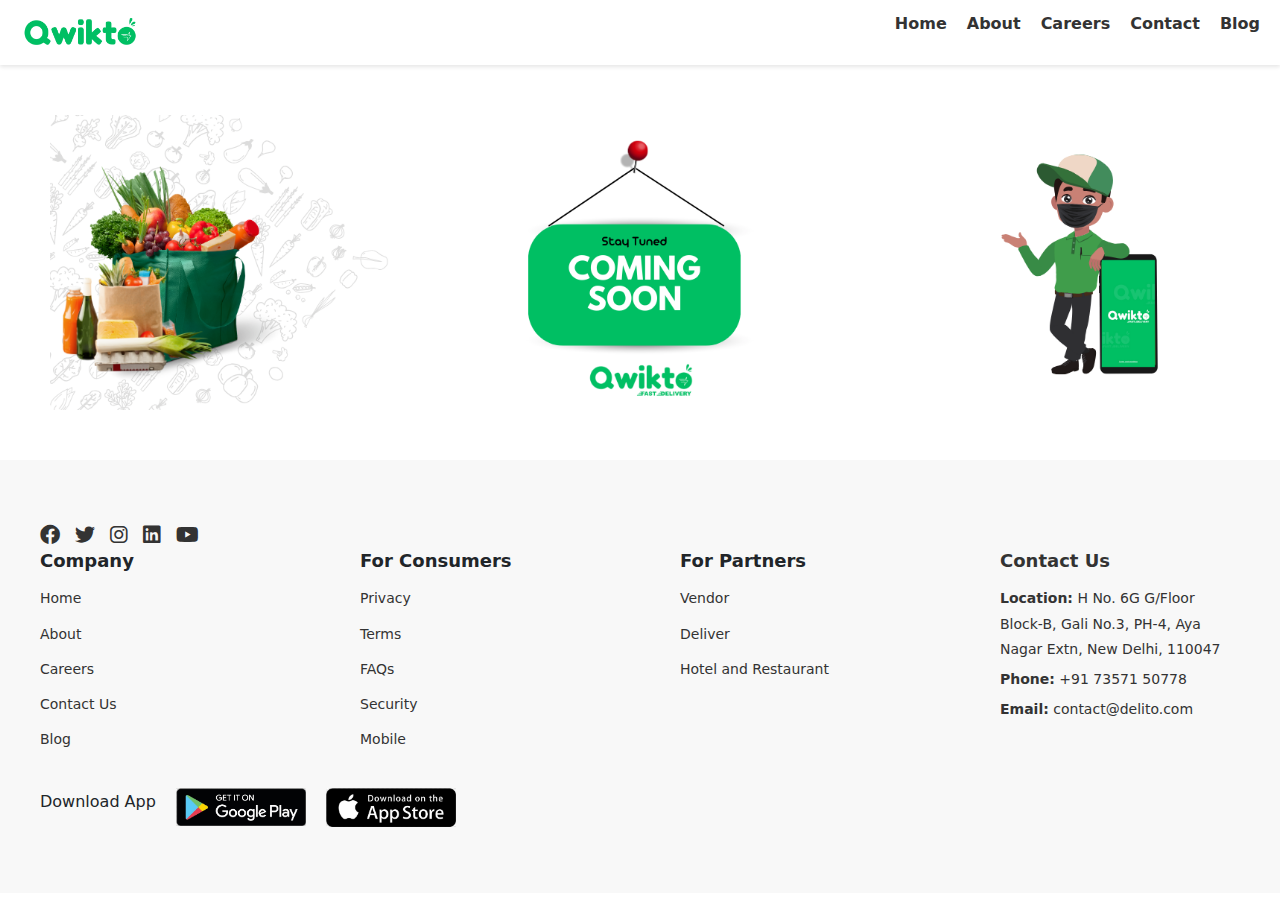
<file: index.html>
<!DOCTYPE html>
<html lang="en">
  <head>
    <meta charset="UTF-8" />
    <meta name="viewport" content="width=device-width, initial-scale=1.0" />
    <meta http-equiv="X-UA-Compatible" content="IE=edge" />
    <title>Qwikto - Coming Soon</title>
    <link rel="icon" type="image/png" href="icon.png" />
    <link rel="stylesheet" href="app.css" />
    <link
      href="https://cdn.jsdelivr.net/npm/bootstrap@5.3.0/dist/css/bootstrap.min.css"
      rel="stylesheet"
    />
    <link
      rel="stylesheet"
      href="https://cdnjs.cloudflare.com/ajax/libs/font-awesome/6.0.0/css/all.min.css"
    />
    <script src="https://cdn.jsdelivr.net/npm/bootstrap@5.3.0/dist/js/bootstrap.bundle.min.js"></script>
  </head>
  <body>
    <header>
      <div class="logo">
        <a href="index.html"
          ><img src="logo.png" alt="Delito Logo" width="120"
        /></a>
      </div>
      <nav>
        <ul>
          <li><a href="index.html">Home</a></li>
          <li><a href="about.html">About</a></li>
          <li><a href="career.html">Careers</a></li>
          <li><a href="contact.html">Contact</a></li>
          <li><a href="blog.html">Blog</a></li>
        </ul>
      </nav>
    </header>

    <main>
      <section class="coming-soon">
        <div class="coming-soon-content">
          <img
            src="banner.png"
            alt="Delivery Illustration"
            width="100%"
            height="100%"
          />
        </div>
      </section>
    </main>
    <footer>
      <div class="footer-content">
        <!-- Social Media Links -->
        <div class="footer-social">
          <a
            href="https://www.facebook.com/profile.php?id=61567318178565&mibextid=JRoKGi"
            target="_blank"
            ><i class="fab fa-facebook"></i
          ></a>
          <a href="#" target="_blank"><i class="fab fa-twitter"></i></a>
          <a
            href="https://www.instagram.com/delitoapp?igsh=MW9sOGw2eWZkb2c1aA=="
            target="_blank"
            ><i class="fab fa-instagram"></i
          ></a>
          <a
            href="https://www.linkedin.com/company/delito-com/?viewAsMember=true"
            target="_blank"
            ><i class="fab fa-linkedin"></i
          ></a>
          <a
            href="https://youtube.com/@delito-p2c?si=swdBHKBGDa8fAUiQ"
            target="_blank"
            ><i class="fab fa-youtube"></i
          ></a>
        </div>

        <!-- Footer Columns -->
        <div class="footer-links">
          <!-- Company Column -->
          <div class="footer-column">
            <h4>Company</h4>
            <ul>
              <li><a href="index.html">Home</a></li>
              <li><a href="about.html">About</a></li>
              <li><a href="career.html">Careers</a></li>
              <li><a href="contact.html">Contact Us</a></li>
              <li><a href="blog.html">Blog</a></li>
            </ul>
          </div>

          <!-- For Consumers Column -->
          <div class="footer-column">
            <h4>For Consumers</h4>
            <ul>
              <li><a href="#" id="privacyLink">Privacy</a></li>
              <!-- Link for the modal -->
              <li><a href="terms.html">Terms</a></li>
              <li><a href="faqs.html">FAQs</a></li>
              <li><a href="#">Security</a></li>
              <li><a href="#">Mobile</a></li>
            </ul>
          </div>

          <!-- For Partners Column -->
          <div class="footer-column">
            <h4>For Partners</h4>
            <ul>
              <li><a href="#">Vendor</a></li>
              <li><a href="#">Deliver</a></li>
              <li><a href="#">Hotel and Restaurant</a></li>
            </ul>
          </div>

          <!-- Contact Column -->
          <div class="footer-column footer-contact">
            <h4>Contact Us</h4>
            <p>
              <strong>Location:</strong> H No. 6G G/Floor Block-B, Gali No.3,
              PH-4, Aya Nagar Extn, New Delhi, 110047
            </p>
            <p><strong>Phone:</strong> +91 73571 50778</p>
            <p><strong>Email:</strong> contact@delito.com</p>
          </div>
        </div>

        <!-- Download App Section -->
        <div class="footer-app">
          <p>Download App</p>
          <a href="#"
            ><img src="footer image/playstore.jpg" alt="Google Play"
          /></a>
          <a href="#"
            ><img src="footer image/apple store.jpg" alt="App Store"
          /></a>
        </div>
      </div>
    </footer>

    <div id="privacyModalContainer"></div>
    <!-- Container for the modal -->
    <div id="termsModelContainer"></div>
    <script src="app.js"></script>
  </body>
</html>
</file>
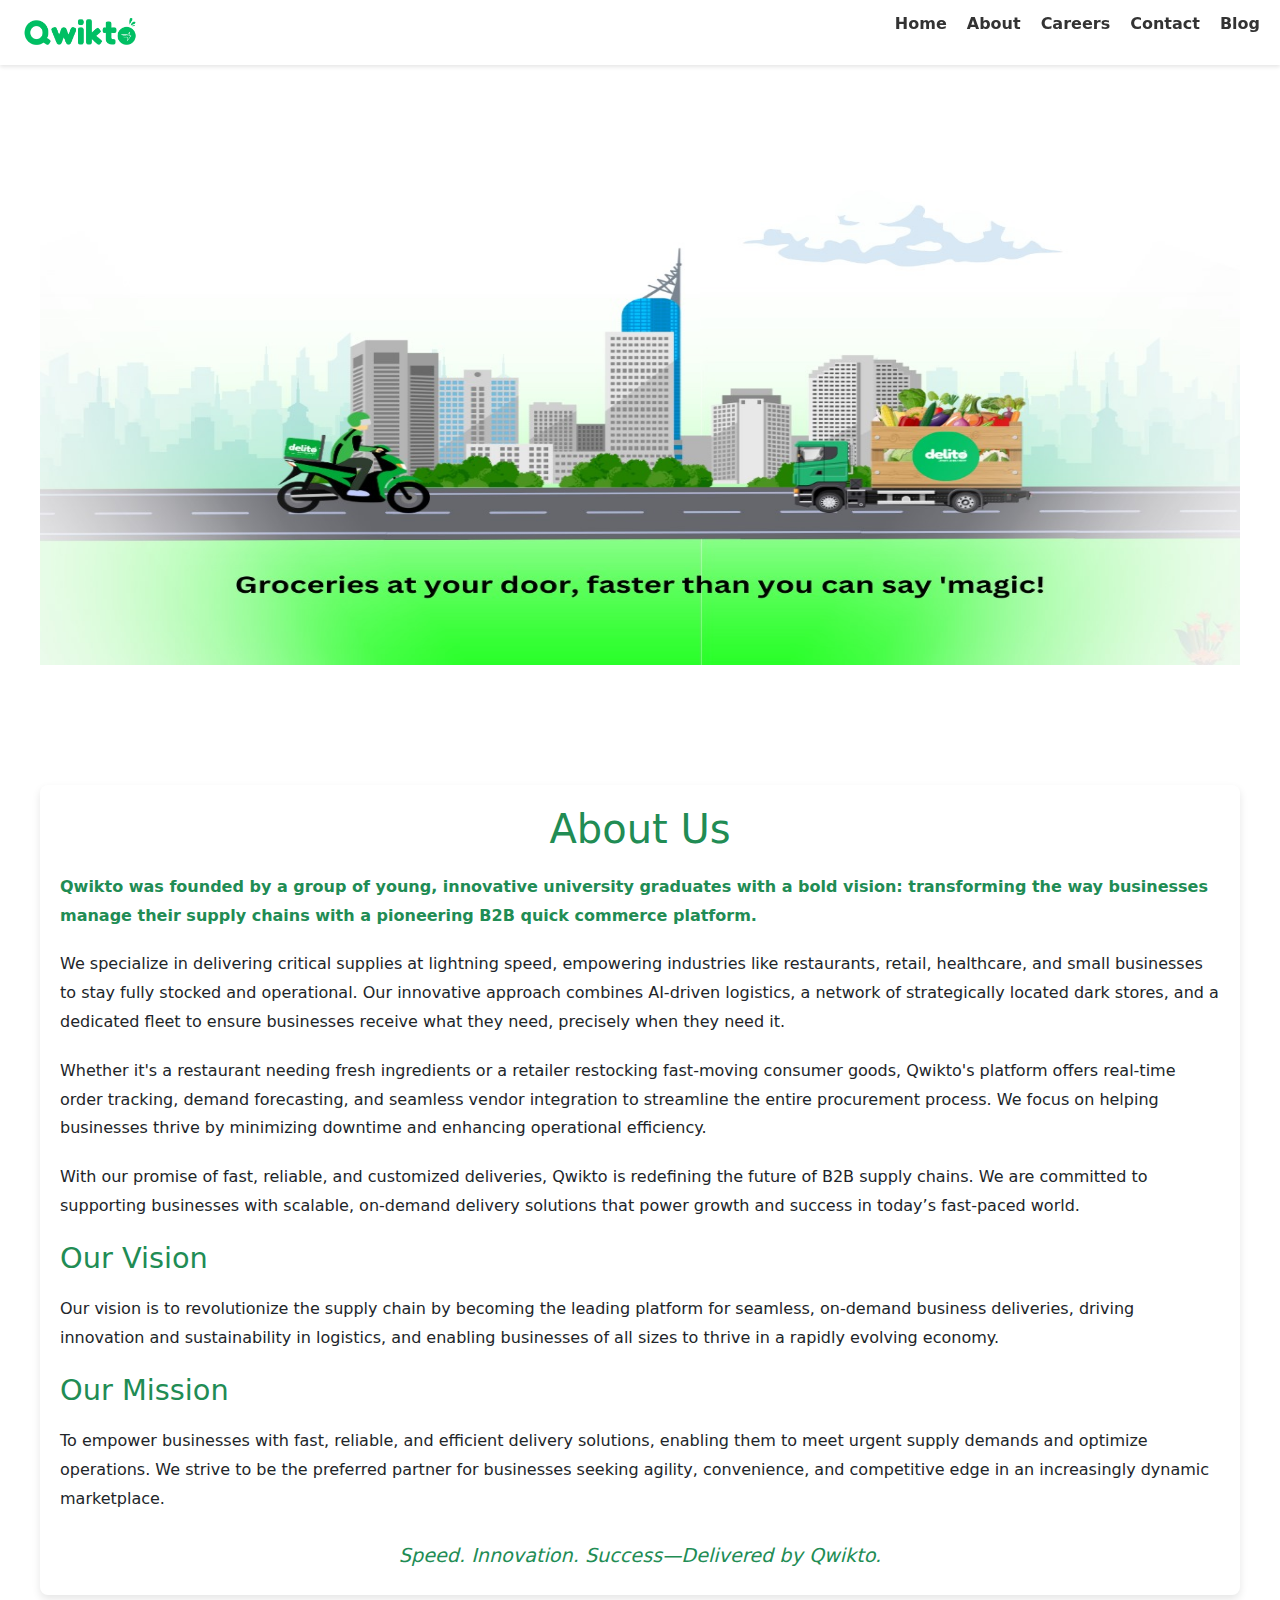
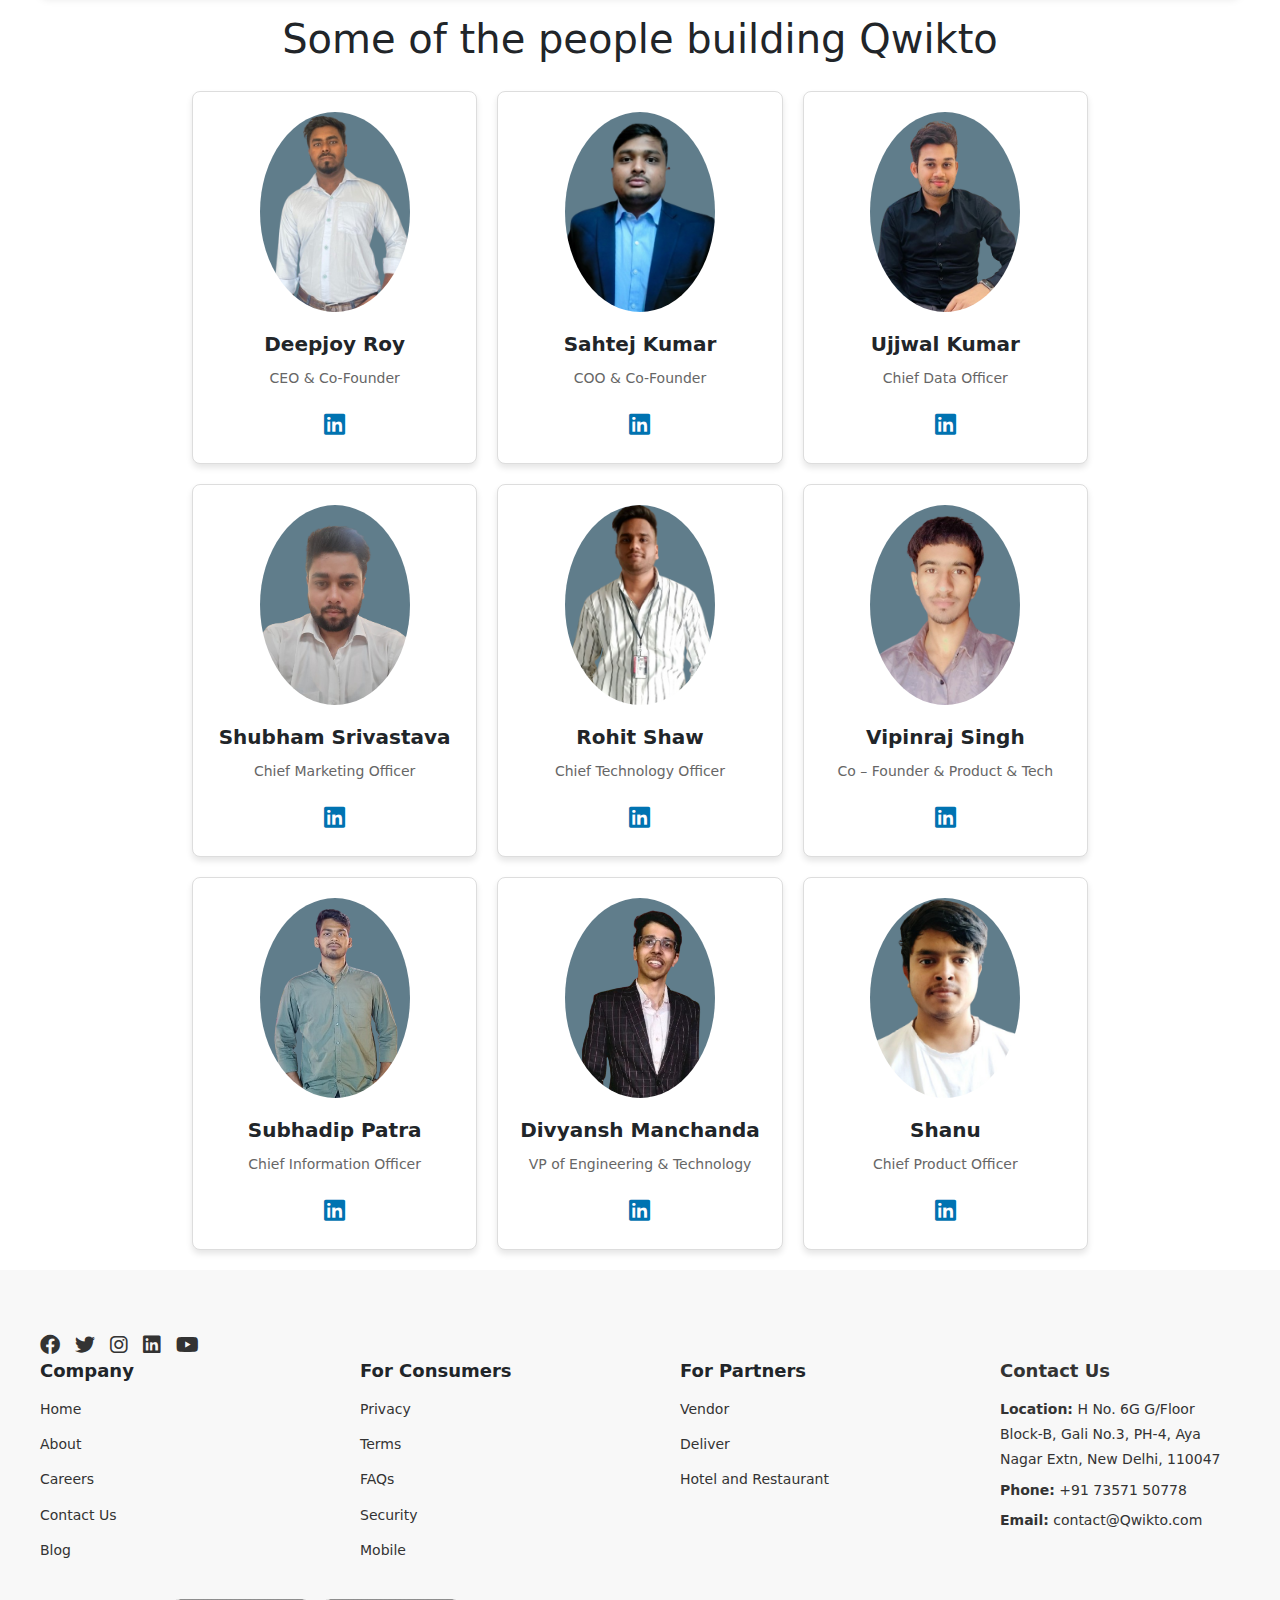
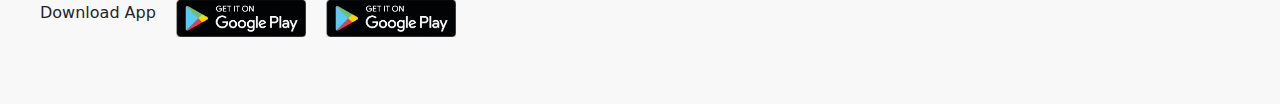
<file: about.html>
<!DOCTYPE html>
<html lang="en">
  <head>
    <meta charset="UTF-8">
    <meta name="viewport" content="width=device-width, initial-scale=1.0">
    <title>About Us - Qwikto</title>
    <link rel="icon" type="image/png" href="icon.png">
    <link rel="stylesheet" href="app.css">
    <link rel="stylesheet" href="https://cdnjs.cloudflare.com/ajax/libs/font-awesome/6.0.0-beta3/css/all.min.css">
    <link rel="stylesheet" href="https://cdn.jsdelivr.net/npm/bootstrap@5.3.0/dist/css/bootstrap.min.css">
    <script src="https://cdn.jsdelivr.net/npm/bootstrap@5.3.0/dist/js/bootstrap.bundle.min.js"></script>
  </head>
  <body>
    <header>
      <div class="logo">
       <a href="index.html"><img src="logo.png" alt="Delito Logo" width="120" /></a>
      </div>
      <nav>
        <ul>
          <li><a href="index.html">Home</a></li>
          <li><a href="about.html">About</a></li>
          <li><a href="career.html">Careers</a></li>
          <li><a href="contact.html">Contact</a></li>
          <li><a href="#">Blog</a></li>
        </ul>
      </nav>
    </header>

    <main>
      <section class="aboutus-banner">
        <div class="aboutus-banner">
          <img
            src="aboutus.jpeg"
            alt="Delivery Illustration"
            width="1200px"
            height="500px"
          />
        </div>
      </section>

      <section class="about-us">
        <div class="aboutus-container">
          <h1>About Us</h1>
          <p class="vision">Qwikto was founded by a group of young, innovative university graduates with a bold vision: transforming the way businesses manage their supply chains with a pioneering B2B quick commerce platform.</p>
    
          <p>We specialize in delivering critical supplies at lightning speed, empowering industries like restaurants, retail, healthcare, and small businesses to stay fully stocked and operational. Our innovative approach combines AI-driven logistics, a network of strategically located dark stores, and a dedicated fleet to ensure businesses receive what they need, precisely when they need it.</p>
    
          <p>Whether it's a restaurant needing fresh ingredients or a retailer restocking fast-moving consumer goods, Qwikto's platform offers real-time order tracking, demand forecasting, and seamless vendor integration to streamline the entire procurement process. We focus on helping businesses thrive by minimizing downtime and enhancing operational efficiency.</p>
    
          <p>With our promise of fast, reliable, and customized deliveries, Qwikto is redefining the future of B2B supply chains. We are committed to supporting businesses with scalable, on-demand delivery solutions that power growth and success in today’s fast-paced world.</p>
    
          <h2>Our Vision</h2>
          <p>Our vision is to revolutionize the supply chain by becoming the leading platform for seamless, on-demand business deliveries, driving innovation and sustainability in logistics, and enabling businesses of all sizes to thrive in a rapidly evolving economy.</p>
    
          <h2>Our Mission</h2>
          <p>To empower businesses with fast, reliable, and efficient delivery solutions, enabling them to meet urgent supply demands and optimize operations. We strive to be the preferred partner for businesses seeking agility, convenience, and competitive edge in an increasingly dynamic marketplace.</p>

          <h3 class="tagline">Speed. Innovation. Success—Delivered by Qwikto.</h3>
        </div>
      </section>
      
      <section class="founder">
        <div class="Build">
          <h1 style="text-align: center;">Some of the people building Qwikto</h1>
        </div>
      </section>

      <section class="founder">
        <div class="grid-container">
          <!-- Each founder section -->
          <div class="grid-item text-center">
            <img
              src="aboutuspic/deepjoy.png"
              alt="Deepjoy Roy"
              width="100"
              height="100"
              class="rounded-circle"
            />
            <h5>Deepjoy Roy</h5>
            <p>CEO & Co-Founder</p>
            <a
              href="https://www.linkedin.com/in/deepjoy-roy-ab81041bb/"
              target="_blank"
              class="icon-circle"
            >
              <i class="fab fa-linkedin"></i>
            </a>
          </div>
          <div class="grid-item text-center">
            <img
              src="aboutuspic/Sehtej.png"
              alt="Sahtej Kumar"
              width="100"
              height="100"
              class="rounded-circle"
            />
            <h5>Sahtej Kumar</h5>
            <p>COO & Co-Founder</p>
            <a
              href="https://www.linkedin.com/in/sahtej-kumar/"
              target="_blank"
              class="icon-circle"
            >
              <i class="fab fa-linkedin"></i>
            </a>
          </div>
          <div class="grid-item text-center">
            <img
              src="aboutuspic/Ujjwal Kumar.png"
              alt="Ujjwal"
              width="100"
              height="100"
              class="rounded-circle"
            />
            <h5>Ujjwal Kumar</h5>
            <p>Chief Data Officer</p>
            <a
              href="https://www.linkedin.com/in/ujjwalkumar2000/"
              target="_blank"
              class="icon-circle"
            >
              <i class="fab fa-linkedin"></i>
            </a>
          </div>
          <div class="grid-item text-center">
            <img
              src="aboutuspic/Shubham Srivastava.png"
              alt="Shubham Srivastava"
              width="100"
              height="100"
              class="rounded-circle"
            />
            <h5>Shubham Srivastava</h5>
            <p>Chief Marketing Officer</p>
            <a
              href="https://www.linkedin.com/in/shubham-srivastava-073762285/?utm_source=share&utm_campaign=share_via&utm_content=profile&utm_medium=android_app"
              target="_blank"
              class="icon-circle"
            >
              <i class="fab fa-linkedin"></i>
            </a>
          </div>
          <div class="grid-item text-center">
            <img
              src="aboutuspic/rohit.png"
              alt="Rohit Shaw"
              width="100"
              height="100"
              class="rounded-circle"
            />
            <h5>Rohit Shaw</h5>
            <p>Chief Technology Officer</p>
            <a
              href="https://www.linkedin.com/in/rohit-shaw-a5aaa41b6/"
              target="_blank"
              class="icon-circle"
            >
              <i class="fab fa-linkedin"></i>
            </a>
          </div>
          <div class="grid-item text-center">
            <img
              src="aboutuspic/Vipinraj.png"
              alt="Vipinraj Singh"
              width="100"
              height="100"
              class="rounded-circle"
            />
            <h5>Vipinraj Singh</h5>
            <p>Co – Founder & Product & Tech </p>
            <a
              href="https://www.linkedin.com/in/vipinraj-singh-555382200/"
              target="_blank"
              class="icon-circle"
            >
              <i class="fab fa-linkedin"></i>
            </a>
          </div>
          <div class="grid-item text-center">
            <img
              src="aboutuspic/Subhadip.png"
              alt="Subhadip"
              width="100"
              height="100"
              class="rounded-circle"
            />
            <h5>Subhadip Patra</h5>
            <p>Chief Information Officer</p>
            <a
              href="https://www.linkedin.com/in/subhadip-patra-568581201/"
              target="_blank"
              class="icon-circle"
            >
              <i class="fab fa-linkedin"></i>
            </a>
          </div>
          <div class="grid-item text-center">
            <img
              src="aboutuspic/divensh.png"
              alt="Divyansh Manchanda"
              width="100"
              height="100"
              class="rounded-circle"
            />
            <h5>Divyansh Manchanda</h5>
            <p>VP of Engineering & Technology</p>
            <a
              href="https://www.linkedin.com/in/divyansh--manchanda/?utm_source=share&utm_campaign=share_via&utm_content=profile&utm_medium=android_app"
              target="_blank"
              class="icon-circle"
            >
              <i class="fab fa-linkedin"></i>
            </a>
          </div>
          <div class="grid-item text-center">
            <img
              src="aboutuspic/Shanu.png"
              alt="Shanu"
              width="100"
              height="100"
              class="rounded-circle"
            />
            <h5>Shanu</h5>
            <p>Chief Product Officer</p>
            <a
              href="https://www.linkedin.com/in/iamshanu/overlay/photo/"
              target="_blank"
              class="icon-circle"
            >
              <i class="fab fa-linkedin"></i>
            </a>
          </div>
        </div>
      </section>
    </main>
    <footer>
      <div class="footer-content">
        
        <!-- Social Media Links -->
        <div class="footer-social">
          <a
            href="https://www.facebook.com/profile.php?id=61567318178565&mibextid=JRoKGi"
            target="_blank"><i class="fab fa-facebook"></i
          ></a>
          <a href="#" target="_blank"><i class="fab fa-twitter"></i></a>
          <a
            href="https://www.instagram.com/delitoapp?igsh=MW9sOGw2eWZkb2c1aA=="
            target="_blank" ><i class="fab fa-instagram"></i
          ></a>
          <a
            href="https://www.linkedin.com/company/delito-com/?viewAsMember=true" target="_blank"
            ><i class="fab fa-linkedin"></i
          ></a>
          <a href="https://youtube.com/@delito-p2c?si=swdBHKBGDa8fAUiQ" target="_blank"
            ><i class="fab fa-youtube"></i
          ></a>
        </div>
    
        <!-- Footer Columns -->
        <div class="footer-links">
          
          <!-- Company Column -->
          <div class="footer-column">
            <h4>Company</h4>
            <ul>
              <li><a href="index.html">Home</a></li>
              <li><a href="about.html">About</a></li>
              <li><a href="career.html">Careers</a></li>
              <li><a href="contact.html">Contact Us</a></li>
              <li><a href="#">Blog</a></li>
            </ul>
          </div>
    
          <!-- For Consumers Column -->
          <div class="footer-column">
            <h4>For Consumers</h4>
            <ul>
              <li><a href="#" id="privacyLink">Privacy</a></li> <!-- Link for the modal -->
                    <li><a href="terms.html">Terms</a></li>
                    <li><a href="faqs.html">FAQs</a></li>
                    <li><a href="#">Security</a></li>
                    <li><a href="#">Mobile</a></li>
            </ul>
          </div>
    
          <!-- For Partners Column -->
          <div class="footer-column">
            <h4>For Partners</h4>
            <ul>
              <li><a href="#">Vendor</a></li>
              <li><a href="#">Deliver</a></li>
              <li><a href="#">Hotel and Restaurant</a></li>
            </ul>
          </div>
    
          <!-- Contact Column -->
          <div class="footer-column footer-contact">
            <h4>Contact Us</h4>
            <p><strong>Location:</strong> H No. 6G G/Floor Block-B, Gali No.3, PH-4, Aya Nagar Extn, New Delhi, 110047</p>
            <p><strong>Phone:</strong> +91 73571 50778</p>
            <p><strong>Email:</strong> contact@Qwikto.com</p>
          </div>
    
        </div>
        
        <!-- Download App Section -->
        <div class="footer-app">
          <p>Download App</p>
          <a href="#"><img src="footer image/playstore.jpg" alt="Google Play"></a>
          <a href="#"><img src="footer image/playstore.jpg" alt="App Store"></a>
        </div>
      
      </div>
    </footer>
    
    <!-- Modal Container -->
    <div id="privacyModalContainer"></div> <!-- Container for the modal -->
    <script src="app.js"></script>
  </body>
</html>
</file>
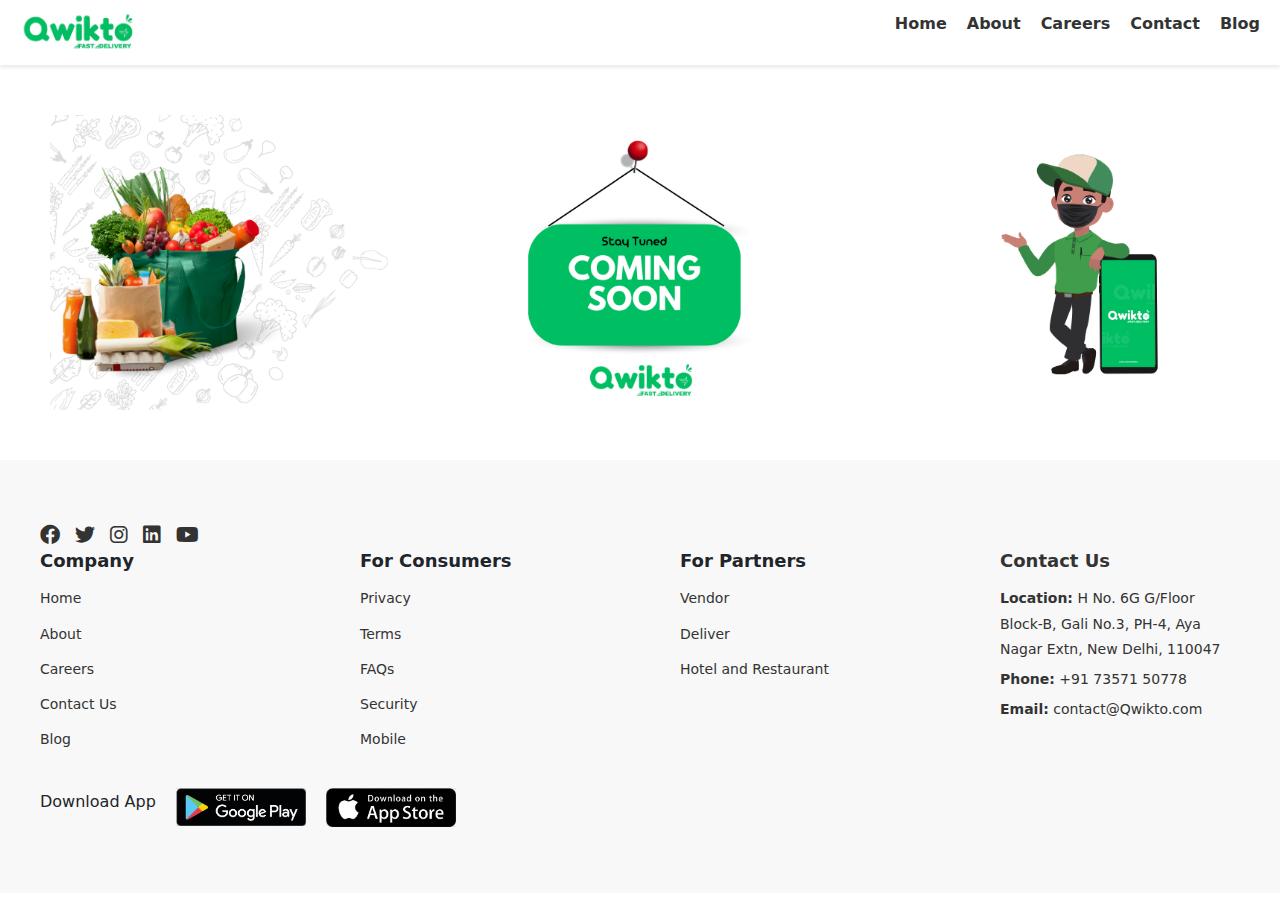
<file: blog.html>
<!DOCTYPE html>
<html lang="en">
  <head>
    <meta charset="UTF-8" />
    <meta name="viewport" content="width=device-width, initial-scale=1.0" />
    <meta http-equiv="X-UA-Compatible" content="IE=edge" />
    <title>Qwikto - Blog</title>
    <link rel="icon" type="image/png" href="icon.png">
    <link rel="stylesheet" href="app.css" />
    <link
      href="https://cdn.jsdelivr.net/npm/bootstrap@5.3.0/dist/css/bootstrap.min.css"
      rel="stylesheet"
    />
    <link
      rel="stylesheet"
      href="https://cdnjs.cloudflare.com/ajax/libs/font-awesome/6.0.0/css/all.min.css"
    />
    <script src="https://cdn.jsdelivr.net/npm/bootstrap@5.3.0/dist/js/bootstrap.bundle.min.js"></script>
  </head>
  <body>
    <header>
      <div class="logo">
        <a href="index.html"
          ><img src="logo.jpg" alt="Delito Logo" width="120"
        /></a>
      </div>
      <nav>
        <ul>
          <li><a href="index.html">Home</a></li>
          <li><a href="about.html">About</a></li>
          <li><a href="career.html">Careers</a></li>
          <li><a href="contact.html">Contact</a></li>
          <li><a href="#">Blog</a></li>
        </ul>
      </nav>
    </header>

    <main>
      <section class="coming-soon">
        <div class="coming-soon-content">
          <img
            src="banner.png"
            alt="Delivery Illustration"
            width="100%"
            height="100%"
          />
        </div>
      </section>
    </main>
    <footer>
      <div class="footer-content">
        <!-- Social Media Links -->
        <div class="footer-social">
          <a
            href="https://www.facebook.com/profile.php?id=61567318178565&mibextid=JRoKGi"
            target="_blank"><i class="fab fa-facebook"></i
          ></a>
          <a href="#" target="_blank"><i class="fab fa-twitter"></i></a>
          <a
            href="https://www.instagram.com/delitoapp?igsh=MW9sOGw2eWZkb2c1aA=="
            target="_blank" ><i class="fab fa-instagram"></i
          ></a>
          <a
            href="https://www.linkedin.com/company/delito-com/?viewAsMember=true" target="_blank"
            ><i class="fab fa-linkedin"></i
          ></a>
          <a href="https://youtube.com/@delito-p2c?si=swdBHKBGDa8fAUiQ" target="_blank"
            ><i class="fab fa-youtube"></i
          ></a>
        </div>

        <!-- Footer Columns -->
        <div class="footer-links">
          <!-- Company Column -->
          <div class="footer-column">
            <h4>Company</h4>
            <ul>
              <li><a href="index.html">Home</a></li>
              <li><a href="about.html">About</a></li>
              <li><a href="career.html">Careers</a></li>
              <li><a href="contact.html">Contact Us</a></li>
              <li><a href="#">Blog</a></li>
            </ul>
          </div>

          <!-- For Consumers Column -->
          <div class="footer-column">
            <h4>For Consumers</h4>
            <ul>
              <li><a href="#" id="privacyLink">Privacy</a></li>
              <!-- Link for the modal -->
              <li><a href="terms.html">Terms</a></li>
              <li><a href="faqs.html">FAQs</a></li>
              <li><a href="#">Security</a></li>
              <li><a href="#">Mobile</a></li>
            </ul>
          </div>

          <!-- For Partners Column -->
          <div class="footer-column">
            <h4>For Partners</h4>
            <ul>
              <li><a href="#">Vendor</a></li>
              <li><a href="#">Deliver</a></li>
              <li><a href="#">Hotel and Restaurant</a></li>
            </ul>
          </div>

          <!-- Contact Column -->
          <div class="footer-column footer-contact">
            <h4>Contact Us</h4>
            <p>
              <strong>Location:</strong> H No. 6G G/Floor Block-B, Gali No.3,
              PH-4, Aya Nagar Extn, New Delhi, 110047
            </p>
            <p><strong>Phone:</strong> +91 73571 50778</p>
            <p><strong>Email:</strong> contact@Qwikto.com</p>
          </div>
        </div>

        <!-- Download App Section -->
        <div class="footer-app">
          <p>Download App</p>
          <a href="#"
            ><img src="footer image/playstore.jpg" alt="Google Play"
          /></a>
          <a href="#"
            ><img src="footer image/apple store.jpg" alt="App Store"
          /></a>
        </div>
      </div>
    </footer>

    <div id="privacyModalContainer"></div>
    <!-- Container for the modal -->
    <div id="termsModelContainer"></div>
    <script src="app.js"></script>
  </body>
</html>
</file>
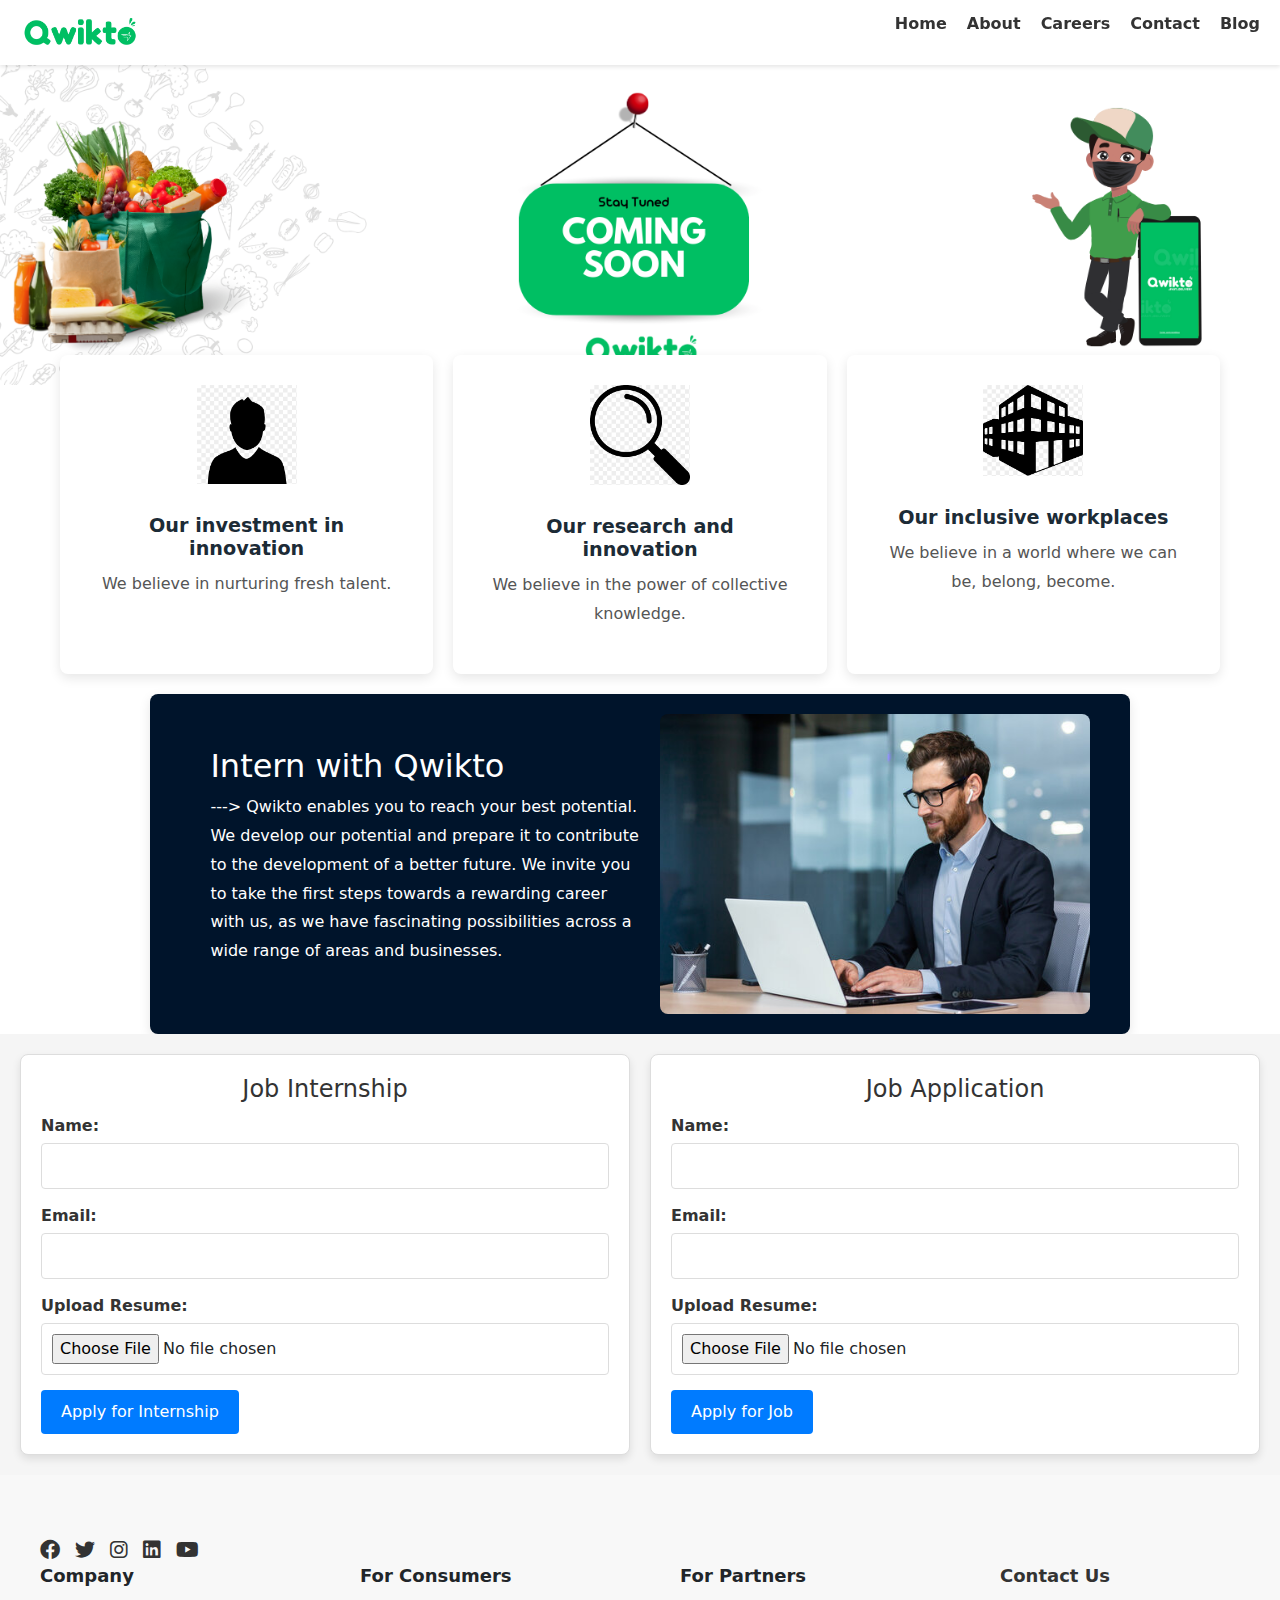
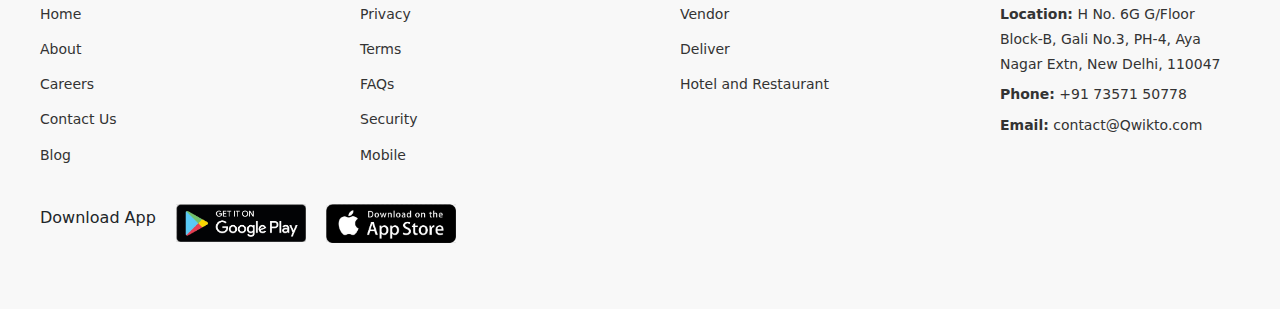
<file: career.html>
<!DOCTYPE html>
<html lang="en">
  <head>
    <meta charset="UTF-8" />
    <meta name="viewport" content="width=device-width, initial-scale=1.0" />
    <meta http-equiv="X-UA-Compatible" content="IE=edge" />
    <title>Qwikto - career</title>
    <link rel="icon" type="image/png" href="icon.png">
    <link rel="stylesheet" href="app.css" />
    <link
      href="https://cdn.jsdelivr.net/npm/bootstrap@5.3.0/dist/css/bootstrap.min.css"
      rel="stylesheet"
    />
    <link
      rel="stylesheet"
      href="https://cdnjs.cloudflare.com/ajax/libs/font-awesome/6.0.0/css/all.min.css"
    />
    <script src="https://cdn.jsdelivr.net/npm/bootstrap@5.3.0/dist/js/bootstrap.bundle.min.js"></script>
  </head>
  <body>
    <header>
      <div class="logo">
        <a href="index.html"
          ><img src="logo.png" alt="Delito Logo" width="120"
        /></a>
      </div>
      <nav>
        <ul>
          <li><a href="index.html">Home</a></li>
          <li><a href="about.html">About</a></li>
          <li><a href="career.html">Careers</a></li>
          <li><a href="contact.html">Contact</a></li>
          <li><a href="#">Blog</a></li>
        </ul>
      </nav>
    </header>

    <main>
      <section class="Careers-content">
        <div class="Careers-content">
            <img src="banner.png" alt="Delivery Illustration" class="banner-image" />
          </div>
      </section>
      <section class="grid-boxes">
        <div class="grid-box">
          <img src="./CarrerImage/person.png" alt="Icon 1" class="icon">
          <h2>Our investment in <br> innovation</h2>
          <p>We believe in nurturing fresh talent.</p>
        </div>
        <div class="grid-box">
          <img src="/CarrerImage/magnifying.png" alt="Icon 2" class="icon">
          <h2>Our research and <br>innovation</h2>
          <p>We believe in the power of collective knowledge.</p>
        </div>
        <div class="grid-box">
          <img src="./CarrerImage/building.png" alt="Icon 3" class="icon">
          <h2>Our inclusive workplaces</h2>
          <p>We believe in a world where we can be, belong, become.</p>
        </div>
      </section>
      <section>
        <div class="content-section">
            <div class="text-content">
              <h2>Intern with Qwikto</h2>
              <p>
                ---> Qwikto enables you to reach your best potential. We develop our potential and
                prepare it to contribute to the development of a better future. We invite you to take
                the first steps towards a rewarding career with us, as we have fascinating possibilities
                across a wide range of areas and businesses.
              </p>
            </div>
            <div class="image-content"></div>
          </div>
      </section>
      <section class="grid-boxes-form">
        <!-- Job Internship Form -->
        <div class="grid-box-form">
            <h2>Job Internship</h2>
            <form>
              <label for="internship-name">Name:</label>
              <input type="text" id="internship-name" name="internship-name" required>
          
              <label for="internship-email">Email:</label>
              <input type="email" id="internship-email" name="internship-email" required>
          
              <label for="internship-resume">Upload Resume:</label>
              <input type="file" id="internship-resume" name="internship-resume" required>
          
              <button type="submit">Apply for Internship</button>
          </form>
        </div>
        
        <!-- Job Application Form -->
        <div class="grid-box-form">
            <h2>Job Application</h2>
            <form action="submit_job" method="post">
              <label for="job-name">Name:</label>
              <input type="text" id="job-name" name="job-name" required>
          
              <label for="job-email">Email:</label>
              <input type="email" id="job-email" name="job-email" required>
          
              <label for="job-resume">Upload Resume:</label>
              <input type="file" id="job-resume" name="job-resume" required>
          
              <button type="submit">Apply for Job</button>
            </form>
        </div>
    </section>    
    </main>
    <footer>
      <div class="footer-content">
        <!-- Social Media Links -->
        <div class="footer-social">
          <a
            href="https://www.facebook.com/profile.php?id=61567318178565&mibextid=JRoKGi"
            target="_blank"><i class="fab fa-facebook"></i
          ></a>
          <a href="#" target="_blank"><i class="fab fa-twitter"></i></a>
          <a
            href="https://www.instagram.com/delitoapp?igsh=MW9sOGw2eWZkb2c1aA=="
            target="_blank" ><i class="fab fa-instagram"></i
          ></a>
          <a
            href="https://www.linkedin.com/company/delito-com/?viewAsMember=true" target="_blank"
            ><i class="fab fa-linkedin"></i
          ></a>
          <a href="https://youtube.com/@delito-p2c?si=swdBHKBGDa8fAUiQ" target="_blank"
            ><i class="fab fa-youtube"></i
          ></a>
        </div>

        <!-- Footer Columns -->
        <div class="footer-links">
          <!-- Company Column -->
          <div class="footer-column">
            <h4>Company</h4>
            <ul>
              <li><a href="index.html">Home</a></li>
              <li><a href="about.html">About</a></li>
              <li><a href="career.html">Careers</a></li>
              <li><a href="contact.html">Contact Us</a></li>
              <li><a href="#">Blog</a></li>
            </ul>
          </div>

          <!-- For Consumers Column -->
          <div class="footer-column">
            <h4>For Consumers</h4>
            <ul>
              <li><a href="#" id="privacyLink">Privacy</a></li>
              <!-- Link for the modal -->
              <li><a href="terms.html">Terms</a></li>
              <li><a href="faqs.html">FAQs</a></li>
              <li><a href="#">Security</a></li>
              <li><a href="#">Mobile</a></li>
            </ul>
          </div>

          <!-- For Partners Column -->
          <div class="footer-column">
            <h4>For Partners</h4>
            <ul>
              <li><a href="#">Vendor</a></li>
              <li><a href="#">Deliver</a></li>
              <li><a href="#">Hotel and Restaurant</a></li>
            </ul>
          </div>

          <!-- Contact Column -->
          <div class="footer-column footer-contact">
            <h4>Contact Us</h4>
            <p>
              <strong>Location:</strong> H No. 6G G/Floor Block-B, Gali No.3,
              PH-4, Aya Nagar Extn, New Delhi, 110047
            </p>
            <p><strong>Phone:</strong> +91 73571 50778</p>
            <p><strong>Email:</strong> contact@Qwikto.com</p>
          </div>
        </div>

        <!-- Download App Section -->
        <div class="footer-app">
          <p>Download App</p>
          <a href="#"
            ><img src="footer image/playstore.jpg" alt="Google Play"
          /></a>
          <a href="#"
            ><img src="footer image/apple store.jpg" alt="App Store"
          /></a>
        </div>
      </div>
    </footer>

    <div id="privacyModalContainer"></div>
    <!-- Container for the modal -->
    <div id="termsModelContainer"></div>
    <script src="app.js"></script>
  </body>
</html>
</file>
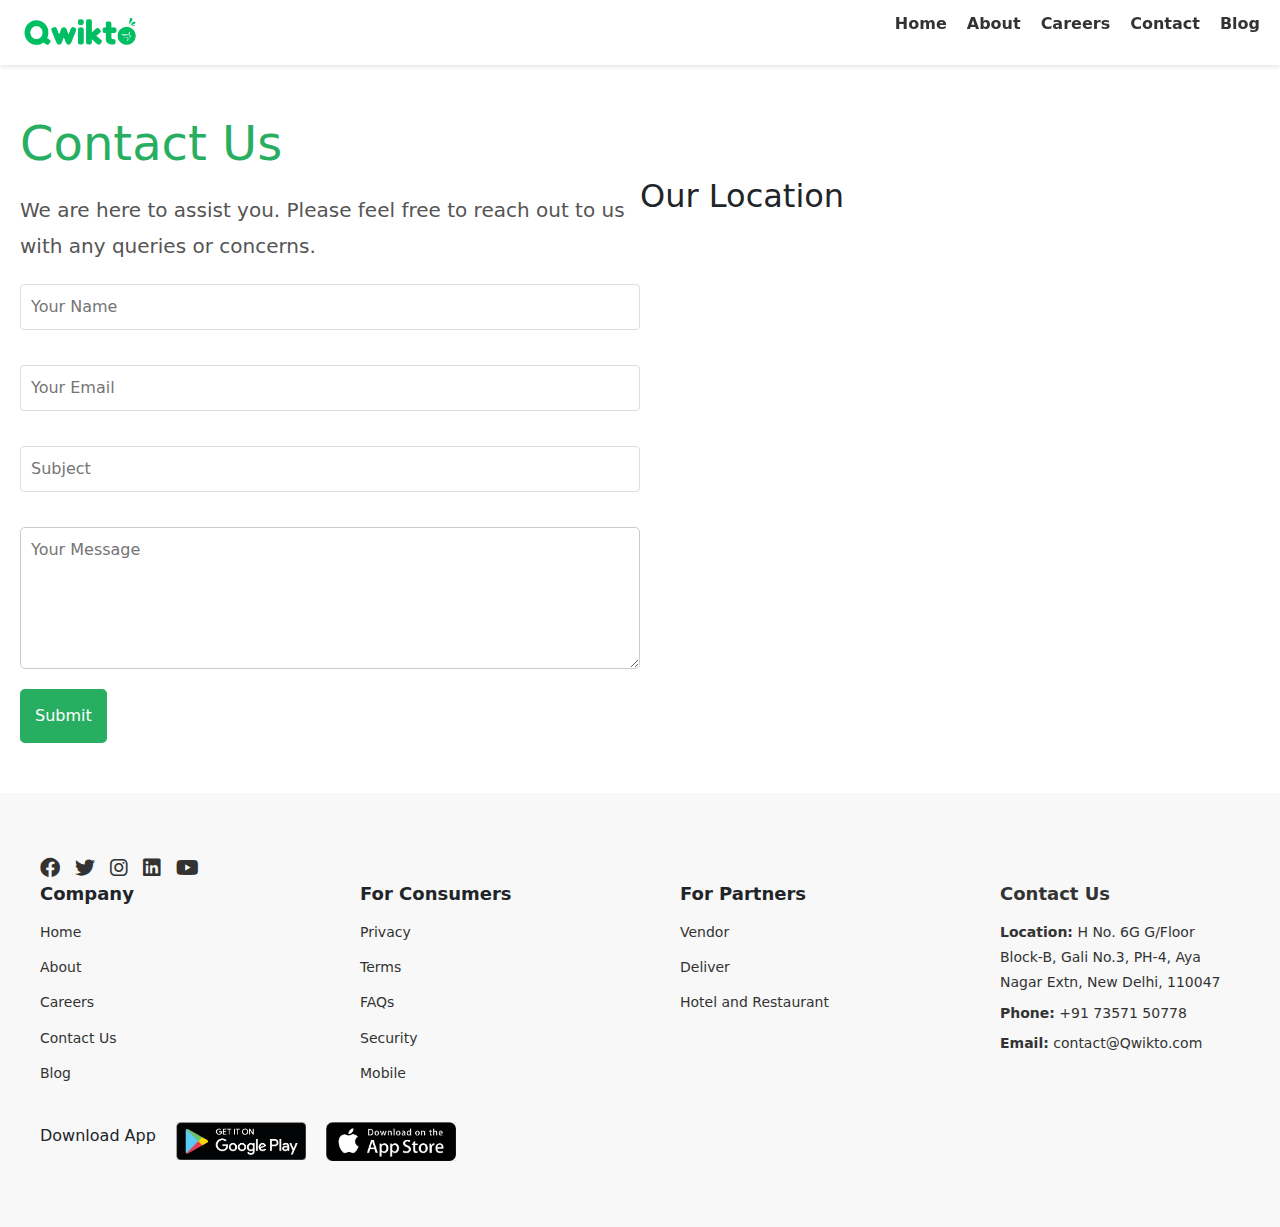
<file: contact.html>
<!DOCTYPE html>
<html lang="en">
<head>
    <meta charset="UTF-8">
    <meta name="viewport" content="width=device-width, initial-scale=1.0">
    <title>Contact Us - Qwikto</title>
    <link rel="icon" type="image/png" href="icon.png">
    <link rel="stylesheet" href="app.css">
    <link rel="stylesheet" href="https://cdnjs.cloudflare.com/ajax/libs/font-awesome/6.0.0-beta3/css/all.min.css">
    <link rel="stylesheet" href="https://cdn.jsdelivr.net/npm/bootstrap@5.3.0/dist/css/bootstrap.min.css">
    <script src="https://cdn.jsdelivr.net/npm/bootstrap@5.3.0/dist/js/bootstrap.bundle.min.js"></script>
</head>
<body>
    <header>
        <div class="logo">
            <a href="index.html"><img src="logo.png" alt="Delito Logo" width="120" /></a>
        </div>
        <nav>
            <ul>
                <li><a href="index.html">Home</a></li>
                <li><a href="about.html">About</a></li>
                <li><a href="career.html">Careers</a></li>
                <li><a href="contact.html">Contact</a></li>
                <li><a href="#">Blog</a></li>
            </ul>
        </nav>
    </header>

    <section class="contact-section">
        <div class="contact-content">
            <h1>Contact Us</h1>
            <p>We are here to assist you. Please feel free to reach out to us with any queries or concerns.</p>

            <form action="https://formspree.io/f/xgvevzeq" method="POST" class="contact-form">
                <input type="text" name="name" placeholder="Your Name" required>
                <input type="email" name="email" placeholder="Your Email" required>
                <input type="text" name="subject" placeholder="Subject" required>
                <textarea name="message" rows="5" placeholder="Your Message" required></textarea>
                <button type="submit">Submit</button>
            </form>
            
        </div>

        <div class="map-container">
            <h2>Our Location</h2>
            <iframe src="https://www.google.com/maps/embed?pb=!1m18!1m12!1m3!1d448196.52633258584!2d76.76357436215976!3d28.643684626335453!2m3!1f0!2f0!3f0!3m2!1i1024!2i768!4f13.1!3m3!1m2!1s0x390cfd5b347eb62d%3A0x37205b715389640!2sDelhi!5e0!3m2!1sen!2sin!4v1729444889031!5m2!1sen!2sin" width="600" height="450" style="border:0;" allowfullscreen="" loading="lazy" referrerpolicy="no-referrer-when-downgrade"></iframe>
        </div>
    </section>
    <footer>
        <div class="footer-content">
          
          <!-- Social Media Links -->
          <div class="footer-social">
            <a
              href="https://www.facebook.com/profile.php?id=61567318178565&mibextid=JRoKGi"
              target="_blank"><i class="fab fa-facebook"></i
            ></a>
            <a href="#" target="_blank"><i class="fab fa-twitter"></i></a>
            <a
              href="https://www.instagram.com/delitoapp?igsh=MW9sOGw2eWZkb2c1aA=="
              target="_blank" ><i class="fab fa-instagram"></i
            ></a>
            <a
              href="https://www.linkedin.com/company/delito-com/?viewAsMember=true" target="_blank"
              ><i class="fab fa-linkedin"></i
            ></a>
            <a href="https://youtube.com/@delito-p2c?si=swdBHKBGDa8fAUiQ" target="_blank"
              ><i class="fab fa-youtube"></i
            ></a>
          </div>
      
          <!-- Footer Columns -->
          <div class="footer-links">
            
            <!-- Company Column -->
            <div class="footer-column">
              <h4>Company</h4>
              <ul>
                <li><a href="index.html">Home</a></li>
                <li><a href="about.html">About</a></li>
                <li><a href="career.html">Careers</a></li>
                <li><a href="contact.html">Contact Us</a></li>
                <li><a href="#">Blog</a></li>
              </ul>
            </div>
      
            <!-- For Consumers Column -->
            <div class="footer-column">
              <h4>For Consumers</h4>
              <ul>
                    <li><a href="#" id="privacyLink">Privacy</a></li> <!-- Link for the modal -->
                    <li><a href="terms.html">Terms</a></li>
                    <li><a href="faqs.html">FAQs</a></li>
                    <li><a href="#">Security</a></li>
                    <li><a href="#">Mobile</a></li>
            </ul>
            </div>
      
            <!-- For Partners Column -->
            <div class="footer-column">
              <h4>For Partners</h4>
              <ul>
                <li><a href="#">Vendor</a></li>
                <li><a href="#">Deliver</a></li>
                <li><a href="#">Hotel and Restaurant</a></li>
              </ul>
            </div>
      
            <!-- Contact Column -->
            <div class="footer-column footer-contact">
              <h4>Contact Us</h4>
              <p><strong>Location:</strong> H No. 6G G/Floor Block-B, Gali No.3, PH-4, Aya Nagar Extn, New Delhi, 110047</p>
              <p><strong>Phone:</strong> +91 73571 50778</p>
              <p><strong>Email:</strong> contact@Qwikto.com</p>
            </div>
      
          </div>
          
          <!-- Download App Section -->
          <div class="footer-app">
            <p>Download App</p>
            <a href="#"><img src="footer image/playstore.jpg" alt="Google Play"></a>
            <a href="#"><img src="footer image/apple store.jpg" alt="App Store"></a>
          </div>
        
        </div>
      </footer>
      

    <!-- Modal Container -->
    <div id="privacyModalContainer"></div> <!-- Container for the modal -->
    <script src="app.js"></script>
</body>
</html>
</file>
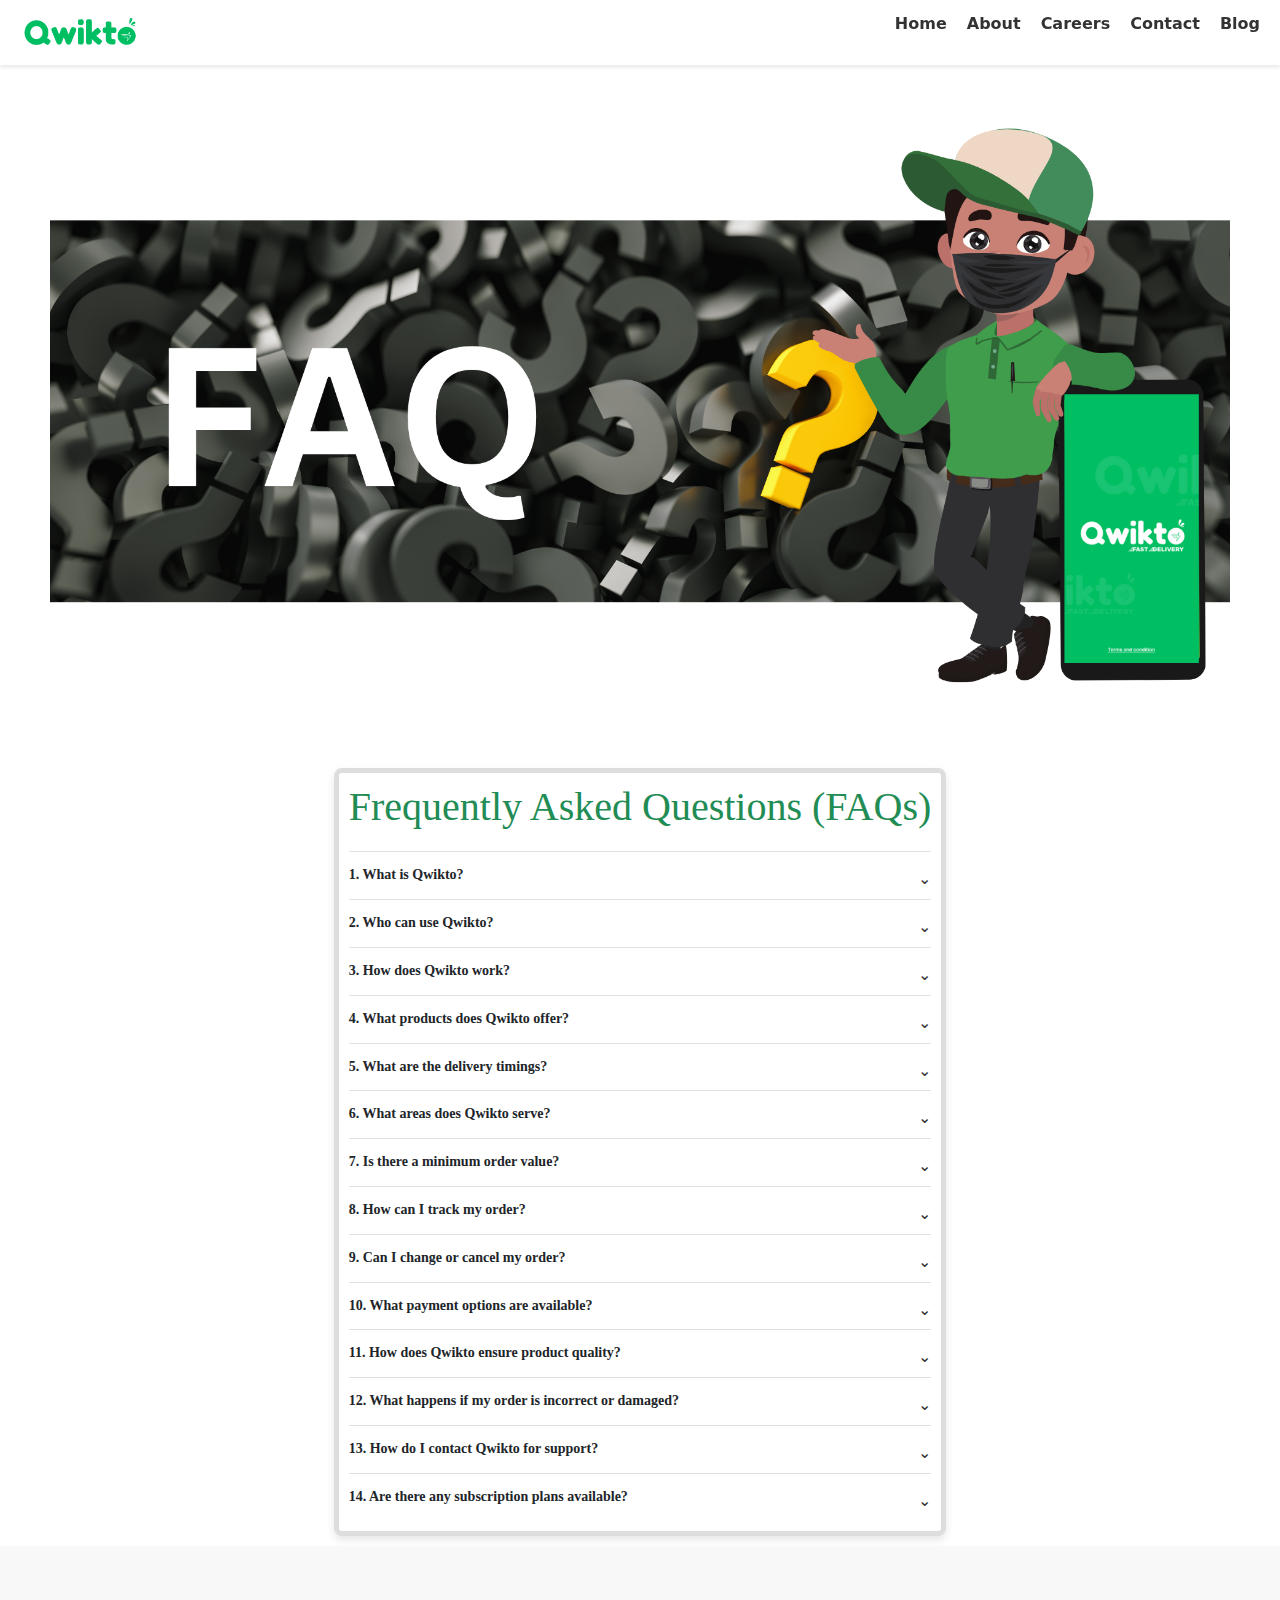
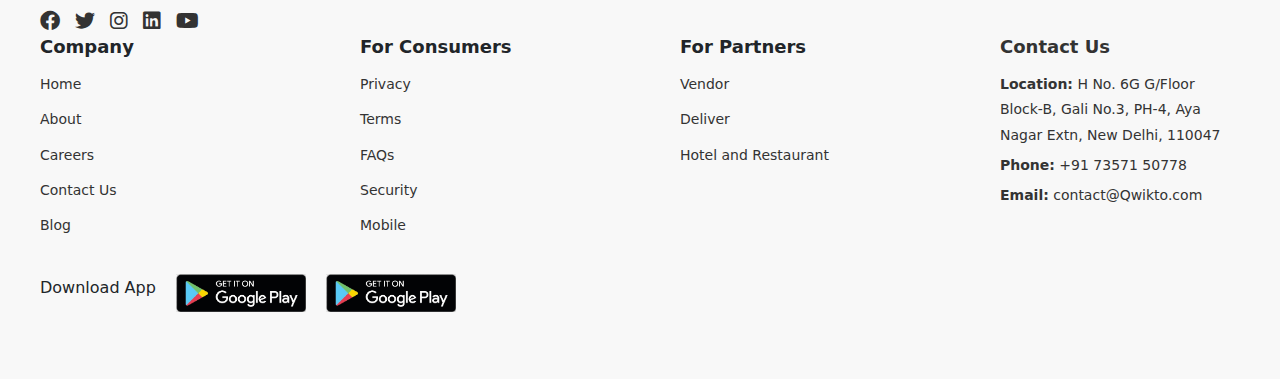
<file: faqs.html>
<!DOCTYPE html>
<html lang="en">
  <head>
    <meta charset="UTF-8" />
    <meta name="viewport" content="width=device-width, initial-scale=1.0" />
    <meta http-equiv="X-UA-Compatible" content="IE=edge" />
    <title>Qwikto - Coming Soon</title>
    <link rel="stylesheet" href="app.css" />
    <link
      href="https://cdn.jsdelivr.net/npm/bootstrap@5.3.0/dist/css/bootstrap.min.css"
      rel="stylesheet"
    />
    <link
      rel="stylesheet"
      href="https://cdnjs.cloudflare.com/ajax/libs/font-awesome/6.0.0/css/all.min.css"
    />
    <script src="https://cdn.jsdelivr.net/npm/bootstrap@5.3.0/dist/js/bootstrap.bundle.min.js"></script>
    <style>
      .faq p,
      .faq ul {
        display: none;
      }
      .faq h2 {
        cursor: pointer;
      }
      .faq.active p,
      .faq.active ul {
        display: block;
      }
      .faq ul li {
        margin-left: 20px;
        list-style-type: disc;
      }
    </style>
  </head>
  <body>
    <header>
      <div class="logo">
        <a href="index.html"
          ><img src="logo.png" alt="Qwikto Logo" width="120"
        /></a>
      </div>
      <nav>
        <ul>
          <li><a href="index.html">Home</a></li>
          <li><a href="about.html">About</a></li>
          <li><a href="career.html">Careers</a></li>
          <li><a href="contact.html">Contact</a></li>
          <li><a href="#">Blog</a></li>
        </ul>
      </nav>
    </header>

    <main>
      <section class="coming-soon">
        <div class="coming-soon-content">
          <img
            src="FAQ.png"
            alt="Delivery Illustration"
            width="100%"
            height="100%"
          />
        </div>
      </section>
    </main>
    <div class="faq-container">
      <h1>Frequently Asked Questions (FAQs)</h1>

      <div class="faq">
        <h2>1. What is Qwikto?</h2>
        <p>
          Qwikto is a one-stop solution for all restaurant supply needs,
          offering same-day delivery of fresh ingredients, kitchen essentials,
          and other products in just minutes to help restaurants operate
          smoothly. We ensure quality, efficiency, and convenience with our
          tailored service.
        </p>
      </div>

      <div class="faq">
        <h2>2. Who can use Qwikto?</h2>
        <p>
          Qwikto is designed for restaurants, cafés, cloud kitchens, and
          catering services. If you're in the food business and need reliable,
          timely supplies, Qwikto is here to support you.
        </p>
      </div>

      <div class="faq">
        <h2>3. How does Qwikto work?</h2>
        <p>
          Browse through our wide range of restaurant supplies on our website or
          app, place an order, and we'll deliver it in just minutes. It's that
          simple. We handle everything from sourcing fresh ingredients to
          ensuring timely delivery, so you can focus on running your business.
        </p>
      </div>

      <div class="faq">
        <h2>4. What products does Qwikto offer?</h2>
        <p>We offer a diverse range of products including:</p>
        <ul>
          <li>Fresh produce (fruits, vegetables, herbs)</li>
          <li>Dairy and meat products</li>
          <li>Pantry staples (spices, grains, oils)</li>
          <li>Beverages</li>
          <li>Cleaning supplies</li>
          <li>Kitchen tools and packaging materials</li>
        </ul>
      </div>

      <div class="faq">
        <h2>5. What are the delivery timings?</h2>
        <p>
          We operate with same day delivery in just 10-20 minutes. This helps
          ensure that your restaurant has everything it needs before the day's
          operations begin.
        </p>
      </div>

      <div class="faq">
        <h2>6. What areas does Qwikto serve?</h2>
        <p>
          We currently serve restaurants in Port Blair, Andaman & Nicobar
          Islands. We are constantly expanding, so stay tuned for updates on new
          locations.
        </p>
      </div>

      <div class="faq">
        <h2>7. Is there a minimum order value?</h2>
        <p>
          Yes, the minimum order value is Rs 2000, depending on the type of
          supplies. Bulk orders come with special benefits.
        </p>
      </div>

      <div class="faq">
        <h2>8. How can I track my order?</h2>
        <p>
          Once your order is confirmed, you can track real-time through maps,
          via our website or app.
        </p>
      </div>

      <div class="faq">
        <h2>9. Can I change or cancel my order?</h2>
        <p>
          You can modify or cancel your order within minutes of placing it.
          After this, the order is processed for delivery, and changes may not
          be possible.
        </p>
      </div>

      <div class="faq">
        <h2>10. What payment options are available?</h2>
        <p>
          We accept multiple payment methods, including credit/debit cards, UPI,
          net banking, and cash on delivery. You can choose your preferred
          option at checkout.
        </p>
      </div>

      <div class="faq">
        <h2>11. How does Qwikto ensure product quality?</h2>
        <p>
          We work directly with trusted suppliers and conduct rigorous quality
          checks on all products before delivery. Our goal is to provide fresh,
          high-quality supplies that meet the standards of your restaurant.
        </p>
      </div>

      <div class="faq">
        <h2>12. What happens if my order is incorrect or damaged?</h2>
        <p>
          If you receive incorrect or damaged items, please contact our support
          team within 24 hours. We will arrange for a replacement or refund as
          per our policy.
        </p>
      </div>

      <div class="faq">
        <h2>13. How do I contact Qwikto for support?</h2>
        <p>You can reach our customer support team through:</p>
        <ul>
          <li>
            Email: <a href="mailto:support@qwikto.com">support@qwikto.com</a>
          </li>
          <li>Phone: <a href="tel:+917357150778">7357150778</a></li>
          <li>
            Live Chat: Available on our website and app for real-time
            assistance.
          </li>
        </ul>
      </div>

      <div class="faq">
        <h2>14. Are there any subscription plans available?</h2>
        <p>
          Yes, Qwikto offers subscription plans for regular deliveries, ensuring
          you never run out of essential supplies. These plans come with
          discounted rates and priority service.
        </p>
      </div>
    </div>
    <footer>
      <div class="footer-content">
        <!-- Social Media Links -->
        <div class="footer-social">
          <a
            href="https://www.facebook.com/profile.php?id=61567318178565&mibextid=JRoKGi"
            target="_blank"
            ><i class="fab fa-facebook"></i
          ></a>
          <a href="#" target="_blank"><i class="fab fa-twitter"></i></a>
          <a
            href="https://www.instagram.com/delitoapp?igsh=MW9sOGw2eWZkb2c1aA=="
            target="_blank"
            ><i class="fab fa-instagram"></i
          ></a>
          <a
            href="https://www.linkedin.com/company/delito-com/?viewAsMember=true"
            target="_blank"
            ><i class="fab fa-linkedin"></i
          ></a>
          <a
            href="https://youtube.com/@delito-p2c?si=swdBHKBGDa8fAUiQ"
            target="_blank"
            ><i class="fab fa-youtube"></i
          ></a>
        </div>

        <!-- Footer Columns -->
        <div class="footer-links">
          <!-- Company Column -->
          <div class="footer-column">
            <h4>Company</h4>
            <ul>
              <li><a href="index.html">Home</a></li>
              <li><a href="about.html">About</a></li>
              <li><a href="career.html">Careers</a></li>
              <li><a href="contact.html">Contact Us</a></li>
              <li><a href="#">Blog</a></li>
            </ul>
          </div>

          <!-- For Consumers Column -->
          <div class="footer-column">
            <h4>For Consumers</h4>
            <ul>
              <li><a href="#" id="privacyLink">Privacy</a></li>
              <!-- Link for the modal -->
              <li><a href="terms.html">Terms</a></li>
              <li><a href="faqs.html">FAQs</a></li>
              <li><a href="#">Security</a></li>
              <li><a href="#">Mobile</a></li>
            </ul>
          </div>

          <!-- For Partners Column -->
          <div class="footer-column">
            <h4>For Partners</h4>
            <ul>
              <li><a href="#">Vendor</a></li>
              <li><a href="#">Deliver</a></li>
              <li><a href="#">Hotel and Restaurant</a></li>
            </ul>
          </div>

          <!-- Contact Column -->
          <div class="footer-column footer-contact">
            <h4>Contact Us</h4>
            <p>
              <strong>Location:</strong> H No. 6G G/Floor Block-B, Gali No.3,
              PH-4, Aya Nagar Extn, New Delhi, 110047
            </p>
            <p><strong>Phone:</strong> +91 73571 50778</p>
            <p><strong>Email:</strong> contact@Qwikto.com</p>
          </div>
        </div>

        <!-- Download App Section -->
        <div class="footer-app">
          <p>Download App</p>
          <a href="#"
            ><img src="footer image/playstore.jpg" alt="Google Play"
          /></a>
          <a href="#"
            ><img src="footer image/playstore.jpg" alt="App Store"
          /></a>
        </div>
      </div>
    </footer>

    <!-- Modal Container -->
    <div id="privacyModalContainer"></div>
    <!-- Container for the modal -->
    <script src="app.js"></script>
  </body>
</html>
</file>
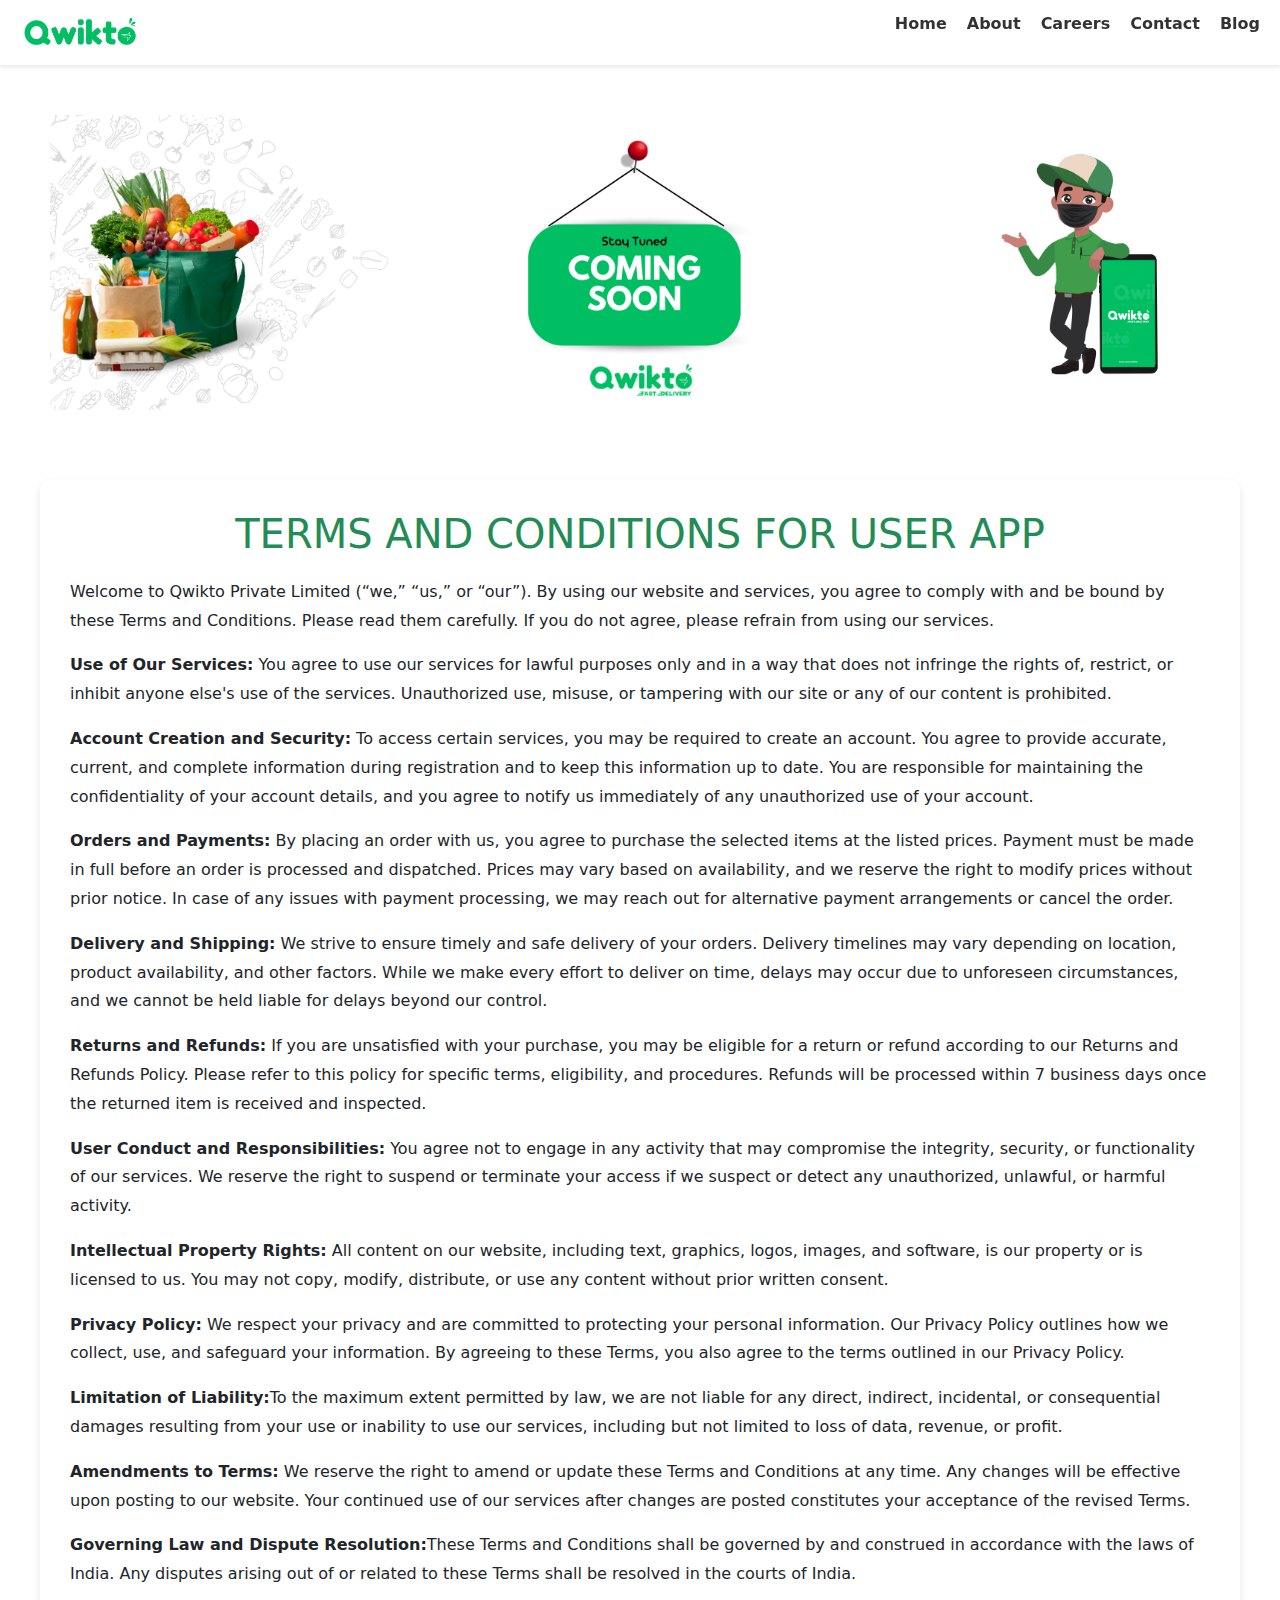
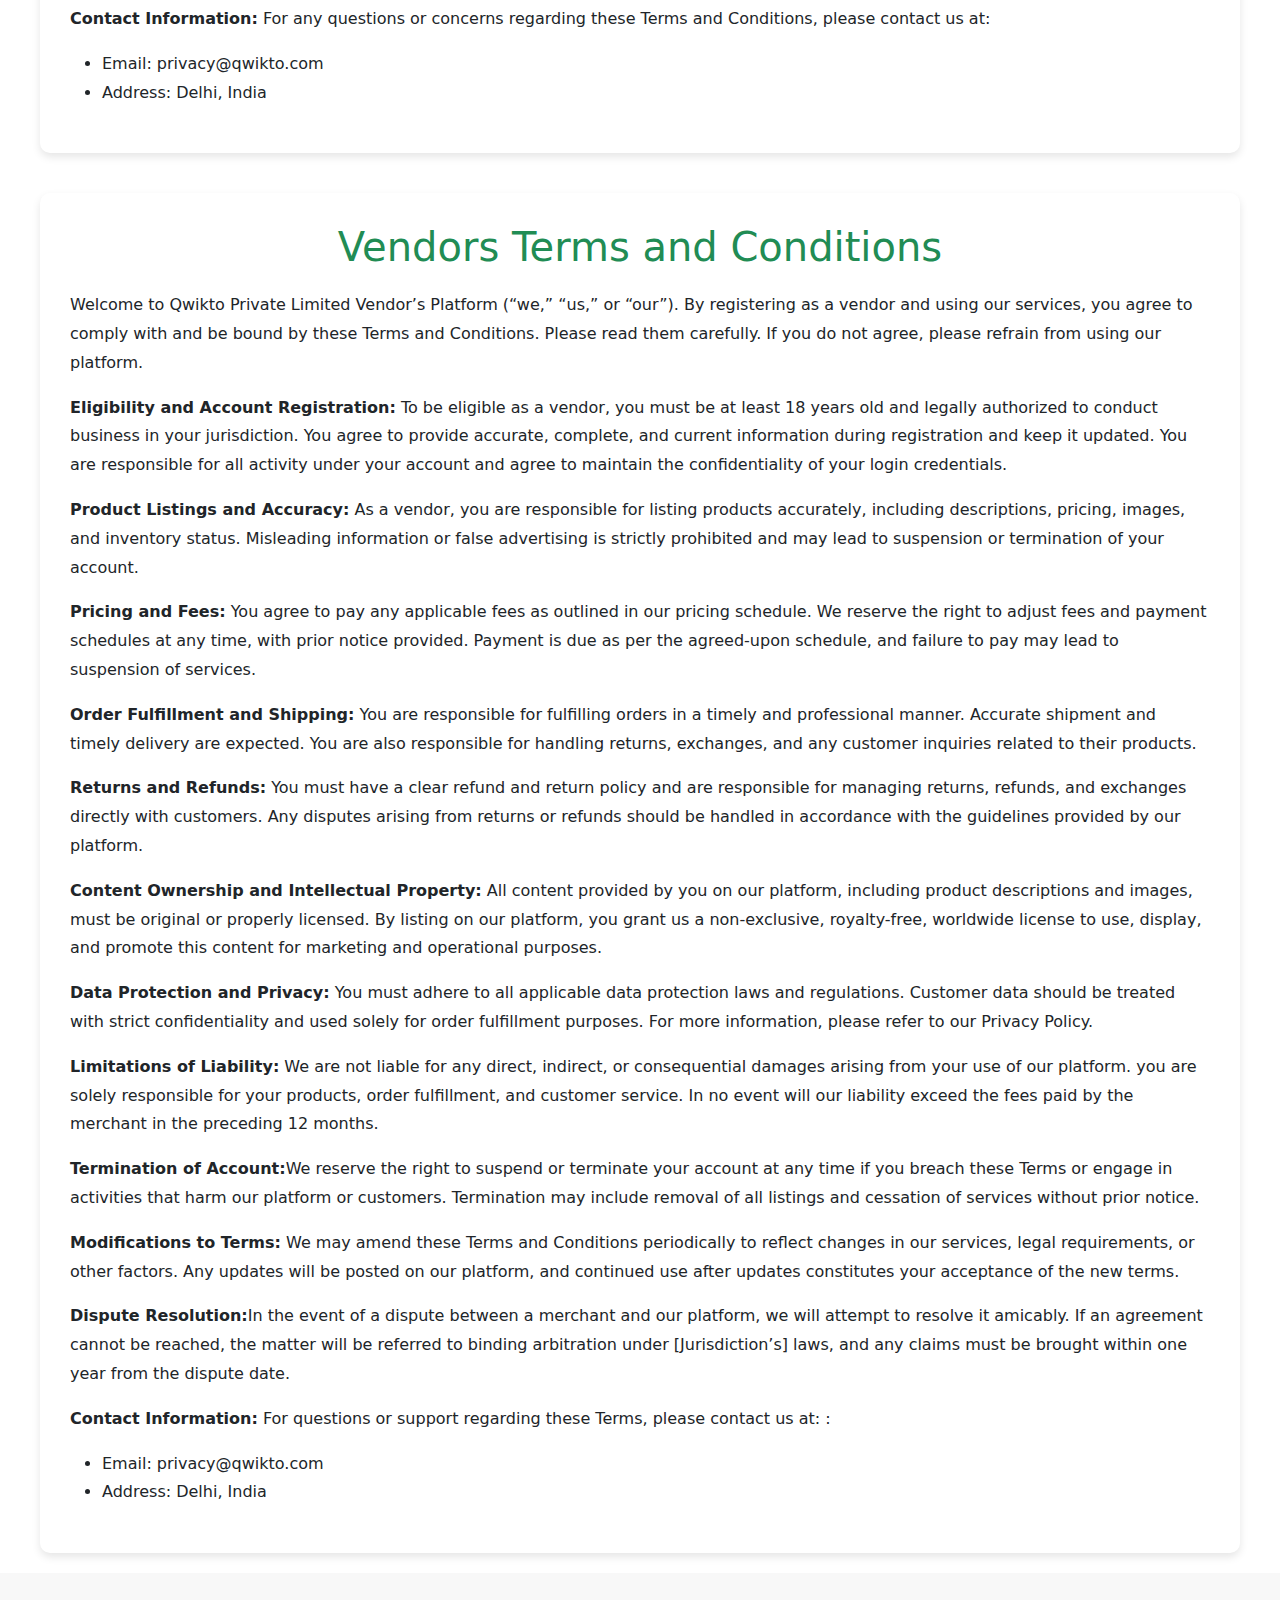
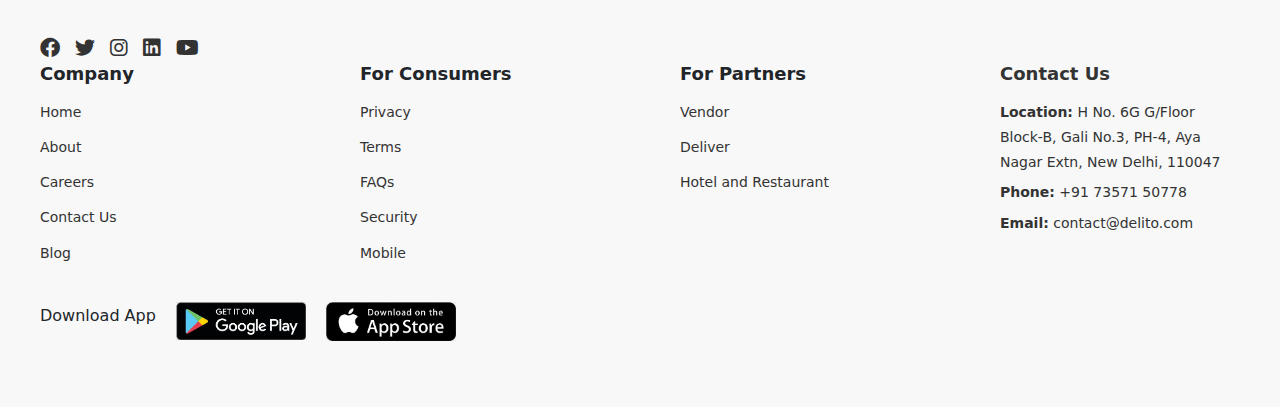
<file: terms.html>
<!DOCTYPE html>
<html lang="en">
  <head>
    <meta charset="UTF-8" />
    <meta name="viewport" content="width=device-width, initial-scale=1.0" />
    <meta http-equiv="X-UA-Compatible" content="IE=edge" />
    <title>Qwikto-Terms</title>
    <link rel="icon" type="image/png" href="icon.png">
    <link rel="stylesheet" href="app.css" />
    <link
      href="https://cdn.jsdelivr.net/npm/bootstrap@5.3.0/dist/css/bootstrap.min.css"
      rel="stylesheet"
    />
    <link
      rel="stylesheet"
      href="https://cdnjs.cloudflare.com/ajax/libs/font-awesome/6.0.0/css/all.min.css"
    />
    <script src="https://cdn.jsdelivr.net/npm/bootstrap@5.3.0/dist/js/bootstrap.bundle.min.js"></script>
  </head>
  <body>
    <header>
      <div class="logo">
        <a href="index.html"
          ><img src="logo.png" alt="Delito Logo" width="120"
        /></a>
      </div>
      <nav>
        <ul>
          <li><a href="index.html">Home</a></li>
          <li><a href="about.html">About</a></li>
          <li><a href="career.html">Careers</a></li>
          <li><a href="contact.html">Contact</a></li>
          <li><a href="#">Blog</a></li>
        </ul>
      </nav>
    </header>

    <main>
      <section class="coming-soon">
        <div class="coming-soon-content">
          <img
            src="banner.png"
            alt="Delivery Illustration"
            width="100%"
            height="100%"
          />
        </div>
      </section>
    </main>
    <div class="terms-container">
    <h1>TERMS AND CONDITIONS FOR USER APP</h1>
    <p>
      Welcome to Qwikto Private Limited (“we,” “us,” or “our”). By using our website and
      services, you agree to comply with and be bound by these Terms and Conditions.
      Please read them carefully. If you do not agree, please refrain from using our
      services. 
      </p>
    <p>
      <strong>Use of Our Services:</strong> You agree to use our services for lawful purposes only and in a way that does not
      infringe the rights of, restrict, or inhibit anyone else's use of the services.
      Unauthorized use, misuse, or tampering with our site or any of our content is
      prohibited.
    </p>
    <p>
      <strong>Account Creation and Security:</strong> To access certain services, you may be required to create an account. You agree to
      provide accurate, current, and complete information during registration and to keep
      this information up to date. You are responsible for maintaining the confidentiality of
      your account details, and you agree to notify us immediately of any unauthorized use
      of your account.
    </p>
    <p>
      <strong>Orders and Payments:</strong> By placing an order with us, you agree to purchase the selected items at the listed
      prices. Payment must be made in full before an order is processed and dispatched.
      Prices may vary based on availability, and we reserve the right to modify prices
      without prior notice.
      In case of any issues with payment processing, we may reach out for alternative
      payment arrangements or cancel the order. 
      </p>
    <p>
      <strong>Delivery and Shipping:</strong> We strive to ensure timely and safe delivery of your orders. Delivery timelines may
      vary depending on location, product availability, and other factors. While we make
      every effort to deliver on time, delays may occur due to unforeseen circumstances,
      and we cannot be held liable for delays beyond our control. 
      </p>
    <p>
      <strong>Returns and Refunds:</strong> If you are unsatisfied with your purchase, you may be eligible for a return or refund
      according to our Returns and Refunds Policy. Please refer to this policy for specific
      terms, eligibility, and procedures. Refunds will be processed within 7 business days
      once the returned item is received and inspected. 
      </p>
    <p>
      <strong>User Conduct and Responsibilities:</strong> You agree not to engage in any activity that may compromise the integrity, security,
      or functionality of our services. We reserve the right to suspend or terminate your
      access if we suspect or detect any unauthorized, unlawful, or harmful activity. 
      </p>
    <p>
      <strong>Intellectual Property Rights:</strong> All content on our website, including text, graphics, logos, images, and software, is
      our property or is licensed to us. You may not copy, modify, distribute, or use any
      content without prior written consent.
    </p>
    <p>
      <strong>Privacy Policy:</strong> We respect your privacy and are committed to protecting your personal information.
      Our Privacy Policy outlines how we collect, use, and safeguard your information. By
      agreeing to these Terms, you also agree to the terms outlined in our Privacy Policy. </p>
    <p>
      <strong>Limitation of Liability:</strong>To the maximum extent permitted by law, we are not liable for any direct, indirect,
      incidental, or consequential damages resulting from your use or inability to use our
      services, including but not limited to loss of data, revenue, or profit. </p>
    <p>
      <strong>Amendments to Terms:</strong> We reserve the right to amend or update these Terms and Conditions at any time.
      Any changes will be effective upon posting to our website. Your continued use of our
      services after changes are posted constitutes your acceptance of the revised Terms. </p>
    <p>
      <strong>Governing Law and Dispute Resolution:</strong>These Terms and Conditions shall be governed by and construed in accordance with
      the laws of India. Any disputes arising out of or related to these Terms shall be
      resolved in the courts of India. 
      </p>
    <p>
      <strong>Contact Information:</strong> For any questions or concerns regarding these Terms and Conditions, please
      contact us at:<br>
      <ul>
        <li>Email: privacy@qwikto.com</li>
        <li>Address: Delhi, India</li>
      </ul> 
    </p>
    </div>
    <!-- Change in delivary -->
    <div class="terms-container">
      <h1> Vendors Terms and Conditions</h1>
      <p>
        Welcome to Qwikto Private Limited Vendor’s Platform (“we,” “us,” or “our”). By
registering as a vendor and using our services, you agree to comply with and be
bound by these Terms and Conditions. Please read them carefully. If you do not
agree, please refrain from using our platform. 
        </p>
      <p>
        <strong>Eligibility and Account Registration:</strong> To be eligible as a vendor, you must be at least 18 years old and legally authorized
        to conduct business in your jurisdiction. You agree to provide accurate, complete,
        and current information during registration and keep it updated. You are responsible
        for all activity under your account and agree to maintain the confidentiality of your
        login credentials.
      </p>
      <p>
        <strong>Product Listings and Accuracy:</strong> As a vendor, you are responsible for listing products accurately, including
        descriptions, pricing, images, and inventory status. Misleading information or false
        advertising is strictly prohibited and may lead to suspension or termination of your
        account.         
      </p>
      <p>
        <strong>Pricing and Fees:</strong> You agree to pay any applicable fees as outlined in our pricing schedule. We reserve
        the right to adjust fees and payment schedules at any time, with prior notice
        provided. Payment is due as per the agreed-upon schedule, and failure to pay may
        lead to suspension of services.         
        </p>
      <p>
        <strong>Order Fulfillment and Shipping:</strong> You are responsible for fulfilling orders in a timely and professional manner.
        Accurate shipment and timely delivery are expected. You are also responsible for
        handling returns, exchanges, and any customer inquiries related to their products.          
        </p>
      <p>
        <strong>Returns and Refunds:</strong> You must have a clear refund and return policy and are responsible for managing
        returns, refunds, and exchanges directly with customers. Any disputes arising from
        returns or refunds should be handled in accordance with the guidelines provided by
        our platform.  
        </p>
      <p>
        <strong>Content Ownership and Intellectual Property:</strong> All content provided by you on our platform, including product descriptions and
        images, must be original or properly licensed. By listing on our platform, you grant us
        a non-exclusive, royalty-free, worldwide license to use, display, and promote this
        content for marketing and operational purposes.  
        </p>
      <p>
        <strong>Data Protection and Privacy:</strong> You must adhere to all applicable data protection laws and regulations. Customer
        data should be treated with strict confidentiality and used solely for order fulfillment
        purposes. For more information, please refer to our Privacy Policy.
      </p>
      <p>
        <strong>Limitations of Liability:</strong> We are not liable for any direct, indirect, or consequential damages arising from your
        use of our platform. you are solely responsible for your products, order fulfillment,
        and customer service. In no event will our liability exceed the fees paid by the
        merchant in the preceding 12 months. 
        </p>
      <p>
        <strong>Termination of Account:</strong>We reserve the right to suspend or terminate your account at any time if you breach
        these Terms or engage in activities that harm our platform or customers. Termination
        may include removal of all listings and cessation of services without prior notice. 
        </p>
      <p>
        <strong>Modifications to Terms:</strong> We may amend these Terms and Conditions periodically to reflect changes in our
        services, legal requirements, or other factors. Any updates will be posted on our
        platform, and continued use after updates constitutes your acceptance of the new
        terms.</p>
      <p>
        <strong>Dispute Resolution:</strong>In the event of a dispute between a merchant and our platform, we will attempt to
        resolve it amicably. If an agreement cannot be reached, the matter will be referred to
        binding arbitration under [Jurisdiction’s] laws, and any claims must be brought within
        one year from the dispute date. 
        </p>
      <p>
        <strong>Contact Information:</strong> For questions or support regarding these Terms, please contact us at: 
        :<br>
        <ul>
          <li>Email: privacy@qwikto.com</li>
          <li>Address: Delhi, India</li>
        </ul> 
      </p>
      </div>

    </div>
    <footer>
      <div class="footer-content">
        <!-- Social Media Links -->
        <div class="footer-social">
          <a
            href="https://www.facebook.com/profile.php?id=61567318178565&mibextid=JRoKGi"
            ><i class="fab fa-facebook"></i
          ></a>
          <a href="#"><i class="fab fa-twitter"></i></a>
          <a
            href="https://www.instagram.com/delitoapp?igsh=MW9sOGw2eWZkb2c1aA=="
            ><i class="fab fa-instagram"></i
          ></a>
          <a
            href="https://www.linkedin.com/company/delito-com/?viewAsMember=true"
            ><i class="fab fa-linkedin"></i
          ></a>
          <a href="https://youtube.com/@delito-p2c?si=swdBHKBGDa8fAUiQ"
            ><i class="fab fa-youtube"></i
          ></a>
        </div>

        <!-- Footer Columns -->
        <div class="footer-links">
          <!-- Company Column -->
          <div class="footer-column">
            <h4>Company</h4>
            <ul>
              <li><a href="index.html">Home</a></li>
              <li><a href="about.html">About</a></li>
              <li><a href="career.html">Careers</a></li>
              <li><a href="contact.html">Contact Us</a></li>
              <li><a href="#">Blog</a></li>
            </ul>
          </div>

          <!-- For Consumers Column -->
          <div class="footer-column">
            <h4>For Consumers</h4>
            <ul>
              <li><a href="#" id="privacyLink">Privacy</a></li>
              <!-- Link for the modal -->
              <li><a href="terms.html">Terms</a></li>
              <li><a href="faqs.html">FAQs</a></li>
              <li><a href="#">Security</a></li>
              <li><a href="#">Mobile</a></li>
            </ul>
          </div>

          <!-- For Partners Column -->
          <div class="footer-column">
            <h4>For Partners</h4>
            <ul>
              <li><a href="#">Vendor</a></li>
              <li><a href="#">Deliver</a></li>
              <li><a href="#">Hotel and Restaurant</a></li>
            </ul>
          </div>

          <!-- Contact Column -->
          <div class="footer-column footer-contact">
            <h4>Contact Us</h4>
            <p>
              <strong>Location:</strong> H No. 6G G/Floor Block-B, Gali No.3,
              PH-4, Aya Nagar Extn, New Delhi, 110047
            </p>
            <p><strong>Phone:</strong> +91 73571 50778</p>
            <p><strong>Email:</strong> contact@delito.com</p>
          </div>
        </div>

        <!-- Download App Section -->
        <div class="footer-app">
          <p>Download App</p>
          <a href="#"
            ><img src="footer image/playstore.jpg" alt="Google Play"
          /></a>
          <a href="#"
            ><img src="footer image/apple store.jpg" alt="App Store"
          /></a>
        </div>
      </div>
    </footer>

    <div id="privacyModalContainer"></div>
    <!-- Container for the modal -->
    <div id="termsModelContainer"></div>
    <script src="app.js"></script>
  </body>
</html>
</file>
<file: app.css>
* {
  margin: 0;
  padding: 0;
  box-sizing: border-box;
}

body {
  font-family: Arial, sans-serif;
  background-color: #ffffff;
  color: #333;
  display: flex;
  flex-direction: column;
  min-height: 100vh;
}

header {
  background-color: #fff;
  padding: 10px 20px;
  display: flex;
  justify-content: space-between;
  align-items: center;
  box-shadow: 0 2px 4px rgba(0, 0, 0, 0.1);
  position: sticky; /* Make the navbar sticky */
  top: 0; /* Stick to the top of the page */
  z-index: 1000; /* Ensure it's above other content */
}

nav ul {
  list-style-type: none;
  display: flex;
}

nav ul li {
  margin-left: 20px;
}

nav ul li a {
  text-decoration: none;
  color: #333;
  font-weight: bold;
}

.coming-soon {
  display: flex;
  justify-content: center;
  align-items: center;
  padding: 50px;
  text-align: center;
}

.coming-soon-content {
  flex: 1;
}

.coming-soon-content h1 {
  font-size: 48px;
  color: #27ae60;
  margin-bottom: 10px;
}

.coming-soon-content p {
  font-size: 24px;
  color: #333;
}

.food-banner {
  flex: 1;
}
/* Footer Styles */
footer {
  background-color: #f8f8f8;
  padding: 60px 0; /* Add more padding for breathing space */
}

.footer-content {
  max-width: 1200px; /* Widen the container for better alignment */
  margin: 0 auto;
  display: flex;
  flex-direction: row;
  justify-content: space-between; /* Align columns evenly */
  flex-wrap: wrap; /* Allow wrapping for smaller screens */
  align-items: flex-start;
}

.footer-links {
  display: flex;
  gap: 80px; /* Increase gap between the columns for better spacing */
}

.footer-column {
  flex: 1; /* Ensure all columns take equal width */
}

.footer-links h4 {
  font-size: 18px;
  font-weight: bold;
  margin-bottom: 15px;
  text-align: left; /* Align titles to the left */
}

.footer-links ul {
  list-style-type: none;
  padding: 0;
  text-align: left; /* Keep the list items left aligned */
}

.footer-links ul li {
  margin-bottom: 10px;
  font-size: 14px;
}

.footer-links ul li a {
  text-decoration: none;
  color: #333;
  transition: color 0.3s ease;
}

.footer-links ul li a:hover {
  color: #32cd32;
}

/* Social media icons */
.footer-social {
  display: flex;
  gap: 15px; /* Add space between the social icons */
}

.footer-social a {
  font-size: 20px;
  color: #333;
  transition: color 0.3s ease;
}

.footer-social a:hover {
  color: #32cd32;
}

/* Contact info styling */
.footer-contact {
  text-align: left;
  font-size: 14px;
  color: #333;
}

.footer-contact p {
  margin: 5px 0;
}

/* Download app buttons styling */
.footer-app {
  display: flex;
  gap: 20px;
  margin-top: 20px;
}

.footer-app a img {
  width: 130px; /* Adjust app icon size */
  transition: transform 0.3s ease;
}

.footer-app a:hover img {
  transform: scale(1.05);
}

/* Footer responsiveness */
@media (max-width: 768px) {
  .footer-content {
    flex-direction: column;
    align-items: center;
  }

  .footer-links {
    flex-direction: column;
    gap: 40px;
  }

  .footer-column {
    text-align: center;
  }

  .footer-contact,
  .footer-social,
  .footer-app {
    text-align: center;
  }
}
.social-icons {
  display: flex;
  justify-content: center;
  gap: 15px;
  margin-top: 50px;
}

.social-icons a {
  font-size: 24px;
  display: inline-block;
  width: 40px;
  height: 40px;
  border-radius: 50%;
  text-align: center;
  line-height: 40px;
  transition: transform 0.3s ease;
  color: inherit; /* Keeps the default color of icons */
  text-decoration: none; /* Removes underline */
}

.social-icons a:hover {
  transform: scale(1.1); /* Enlarge the icon slightly on hover */
}

/* Specific Colors for Icons */
.social-icons a i.fab.fa-facebook {
  color: #3b5998; /* Facebook's official color */
}

.social-icons a i.fab.fa-twitter {
  color: #00acee; /* Twitter's official color */
}

.social-icons a i.fab.fa-instagram {
  color: #e1306c; /* Instagram's official gradient color */
}

.social-icons a i.fab.fa-linkedin {
  color: #0072b1; /* LinkedIn's official color */
}

.social-icons a i.fab.fa-youtube {
  color: #ff0000; /* YouTube's official color */
}

/* Default grid layout: 1 column (for mobile/smaller screens) */
.grid-container {
  display: grid;
  grid-template-columns: 1fr;
  gap: 20px;
  padding: 20px; /* General padding for top, bottom, and sides */
  padding-left: 10%; /* Additional padding from the left side */
  padding-right: 10%; /* Additional padding from the right side */
}

/* For larger screens (desktops/laptops) */
@media (min-width: 768px) {
  .grid-container {
    grid-template-columns: repeat(3, 1fr); /* 3 items in a row */
    padding-left: 15%; /* Adjust padding for larger screens */
    padding-right: 15%;
  }
}

.grid-item {
  background-color: #fff;
  border: 1px solid #ddd;
  padding: 20px;
  border-radius: 8px;
  box-shadow: 0 4px 6px rgba(0, 0, 0, 0.1);
  transition: transform 0.2s ease;
}

.grid-item:hover {
  transform: scale(1.05);
}

.grid-item img {
  margin-bottom: 10px;
  width: 150px !important; /* Force the width */
  height: 200px !important; /* Force the height */
  object-fit: cover; /* Ensures the image covers the area without distortion */
}

.grid-item h5 {
  margin: 10px 0;
  font-weight: bold;
}

.grid-item p {
  color: #666;
  font-size: 14px;
}

.icon-circle {
  font-size: 24px;
  color: #0073b1; /* LinkedIn default color */
  margin-top: 10px;
  transition: color 0.3s ease;
}

.icon-circle:hover {
  color: #005582;
}

/* COntact */
.contact-section {
  display: flex;
  justify-content: space-around;
  align-items: center;
  padding: 50px 20px;
}

.contact-content {
  flex: 1;
}

.contact-content h1 {
  font-size: 48px;
  color: #27ae60;
  margin-bottom: 20px;
}

.contact-content p {
  font-size: 20px;
  color: #555;
  margin-bottom: 20px;
}

.contact-form {
  display: flex;
  flex-direction: column;
  gap: 20px;
}

.contact-form input,
.contact-form textarea {
  padding: 10px;
  border: 1px solid #ccc;
  border-radius: 5px;
  width: 100%;
}

.contact-form button {
  background-color: #27ae60;
  color: #fff;
  border: none;
  padding: 15px;
  border-radius: 5px;
  cursor: pointer;
}

.contact-form button:hover {
  background-color: #218c54;
}

.contact-banner {
  flex: 1;
}

.contact-banner img {
  max-width: 100%;
}

.contact-map-container {
  display: flex;
  justify-content: space-between;
  gap: 30px; /* Adjust the gap as needed */
}

.contact-form-container,
.map-container {
  flex: 1;
  max-width: 50%; /* Ensure they take up equal space */
}

.contact-form-container form,
.map-container iframe {
  width: 100%; /* Make the content inside each container fill the width */
}

@media (max-width: 768px) {
  /* Stack the form and map vertically on smaller screens */
  .contact-map-container {
    flex-direction: column;
  }

  .contact-form-container,
  .map-container {
    max-width: 100%; /* Make them full-width on mobile */
  }
}
.custom-modal-width {
  max-width: 100%; /* Adjust this value to change the modal width */
}
.download-section {
  text-align: center;
  margin-top: 20px;
}

.download-section h3 {
  font-family: Arial, sans-serif;
  font-size: 24px;
  color: #333;
  margin-bottom: 20px;
}

.app-buttons {
  display: flex;
  justify-content: center;
  gap: 10px; /* Space between the two badges */
}

.app-badge {
  width: 150px; /* Adjust the width as needed */
  transition: transform 0.3s;
}

.app-badge:hover {
  transform: scale(1.1); /* Add hover effect */
}

/* General container styling  FaQS */
.faq-container {
  max-width: 1500px;
  margin: 10px auto;
  padding: 10px;
  background-color: #fff; 
  box-shadow: 0 4px 8px rgba(0, 0, 0, 0.1);
  border-radius: 8px;
  border: 5px solid #ddd; /* Increased border width */
}

.faq-container h1 {
  font-family: 'Times New Roman', Times, serif;
  text-align: center;
  margin-bottom: 20px;
  color: #218c54;
}

/* Individual FAQ container */
.faq {
  font-family: 'Times New Roman', Times, serif;
  border-top: 1px solid #e0e0e0;
  padding: 15px 0;
  position: relative;
  cursor: pointer;
}

/* FAQ header */
.faq h2 {
  font-size: 14px;
  font-weight: 600;
  margin: 0;
  padding-right: 30px; /* Space for arrow */
}

/* Hide answer by default */
.faq p, .faq ul {
  display: none;
  margin: 10px 0 0;
  font-size: 16px;
  color: #555;
}

/* Display answer when .active class is added */
.faq.active p, .faq.active ul {
  display: block;
}

/* Arrow icon */
.faq::after {
  content: "⌄";
  position: absolute;
  right: 0;
  top: 15px;
  font-size: 16px;
  color: #333;
  transition: transform 0.3s;
}

/* Rotate arrow on active */
.faq.active::after {
  transform: rotate(180deg);
}


/* terms and condition  */
.terms-container {
  max-width: 1200px;
  margin: 20px auto;
  padding: 30px;
  background-color: #fff;
  box-shadow: 0 4px 8px rgba(0, 0, 0, 0.1);
  border-radius: 10px;
}

.terms-container h1 {
  text-align: center;
  margin-bottom: 20px;
  color:#218c54;
}

.terms-container h2 {
  margin-top: 20px;
  margin-bottom: 10px;
  color: #218c54;
}

p, ul {
  margin-bottom: 15px;
  line-height: 1.8;
}

ul {
  list-style-type: disc;
  padding-left: 20px;
}

.terms-container a {
  color:#218c54;
  text-decoration: none;
}

a:hover {
  text-decoration: underline;
}

strong {
  font-weight: bold;
}

@media (max-width: 768px) {
  .terms-container {
    padding: 20px;
  }
}
/* aboutus page */
.aboutus-container {
  max-width: 1200px;
  margin: 20px auto;
  padding: 20px;
  background-color: #fff;
  box-shadow: 0 4px 8px rgba(0, 0, 0, 0.1);
  border-radius: 8px;
}

.about-us h1, .about-us h2, .about-us p {
  margin-bottom: 20px;
}

.about-us h1 {
  font-size: 2.5em;
  color: #218c54; /* Primary color */
  text-align: center;
}

.about-us h2 {
  font-size: 1.8em;
  color:#218c54; /* Secondary color */
}

.about-us .vision {
  font-weight: bold;
  color:#218c54;
}

.about-us .tagline {
  font-size: 1.2em;
  text-align: center;
  color:#218c54;
  margin-top: 30px;
  font-style: italic;
}
.aboutus-banner {
  display: flex;
  justify-content: center;
  align-items: center;
  padding: 50px;
  text-align: center;
}

.aboutus-banner {
  flex: 1;
}

/* .aboutus-banner h1 {
  font-size: 48px;
  color: #27ae60;
  margin-bottom: 10px;
}

.coming-soon-content p {
  font-size: 24px;
  color: #333;
} */

.food-banner {
  flex: 1;
}


/* Delito carrer Banner Styling */
.banner-image {
  width: 100%;
  height: 100%;
  /* position: relative; */
  object-fit: cover;
}

/* Grid Boxes Styling */
.Carrer-Content, .grid-boxes {
  display: grid;
  grid-template-columns: repeat(3, 1fr);
  gap: 20px;
  max-width: 1200px;
  margin: -50px auto 0; /* Adjust to overlap with the banner */
  padding: 20px;
}

.Carrer-Content,.grid-box {
  background-color: #ffffff;
  padding: 30px;
  border-radius: 8px;
  box-shadow: 0 4px 12px rgba(0, 0, 0, 0.1);
  text-align: center;
  transition: transform 0.3s ease;
}

.Carrer-Content,.grid-box:hover {
  transform: translateY(-10px);
}

.Carrer-Content,.grid-box .icon {
  width: 100px;
  margin-bottom: 20px;
}

.Carrer-Content,.grid-box h2 {
  font-size: 1.2em;
  font-weight: 600;
  color: #1c2b36;
  margin: 10px 0;
}

.Carrer-Content,.grid-box p {
  font-size: 1em;
  color: #555;
}
/* Container for the section */
.content-section {
  display: flex;
  align-items: center;
  justify-content: space-between;
  width: 76.5%; /* Full width */
  max-width: 100vw; /* Limits to viewport width */
  margin: 0 auto;
  background-color: #00142b; /* Adjust background as per design */
  color: white;
  padding: 20px 40px; /* Add side padding */
  border-radius: 8px;
  box-shadow: 0 4px 12px rgba(0, 0, 0, 0.1);
  box-sizing: border-box;
}

/* Styling for the text content */
.text-content {
  flex: 1;
  padding: 20px;
}
/* Styling for the image */
.image-content {
  flex: 1;
  height: 300px; /* Adjust height as needed */
  background-image: url('/CarrerImage/laptop.jpg'); /* Replace with your image path */
  background-size: cover;
  background-position: center;
  border-radius: 8px;
}

/* Grid Container Styling */
.grid-boxes-form {
  display: grid;
  grid-template-columns: repeat(auto-fit, minmax(250px, 1fr));
  gap: 20px;
  padding: 20px;
  background-color: #f5f5f5;
}

/* Individual Box Styling */
.grid-box-form {
  background-color: #ffffff;
  border: 1px solid #ddd;
  border-radius: 8px;
  padding: 20px;
  text-align: center;
  box-shadow: 0 4px 8px rgba(0, 0, 0, 0.1);
}

/* Heading Styling */
.grid-box-form h2 {
  font-size: 1.5em;
  color: #333;
  margin-bottom: 10px;
}

/* Form Styling */
form {
  display: flex;
  flex-direction: column;
  align-items: flex-start;
  margin-top: 10px;
}

/* Label Styling */
form label {
  margin-bottom: 5px;
  font-weight: bold;
  color: #333;
}

/* Input Styling */
form input[type="text"],
form input[type="email"],
form input[type="file"] {
  width: 100%;
  padding: 10px;
  margin-bottom: 15px;
  border: 1px solid #ddd;
  border-radius: 4px;
  font-size: 1em;
}

/* Button Styling */
form button {
  padding: 10px 20px;
  background-color: #007bff;
  color: #ffffff;
  border: none;
  border-radius: 4px;
  cursor: pointer;
  font-size: 1em;
  transition: background-color 0.3s ease;
}

form button:hover {
  background-color: #0056b3;
}
</file>
